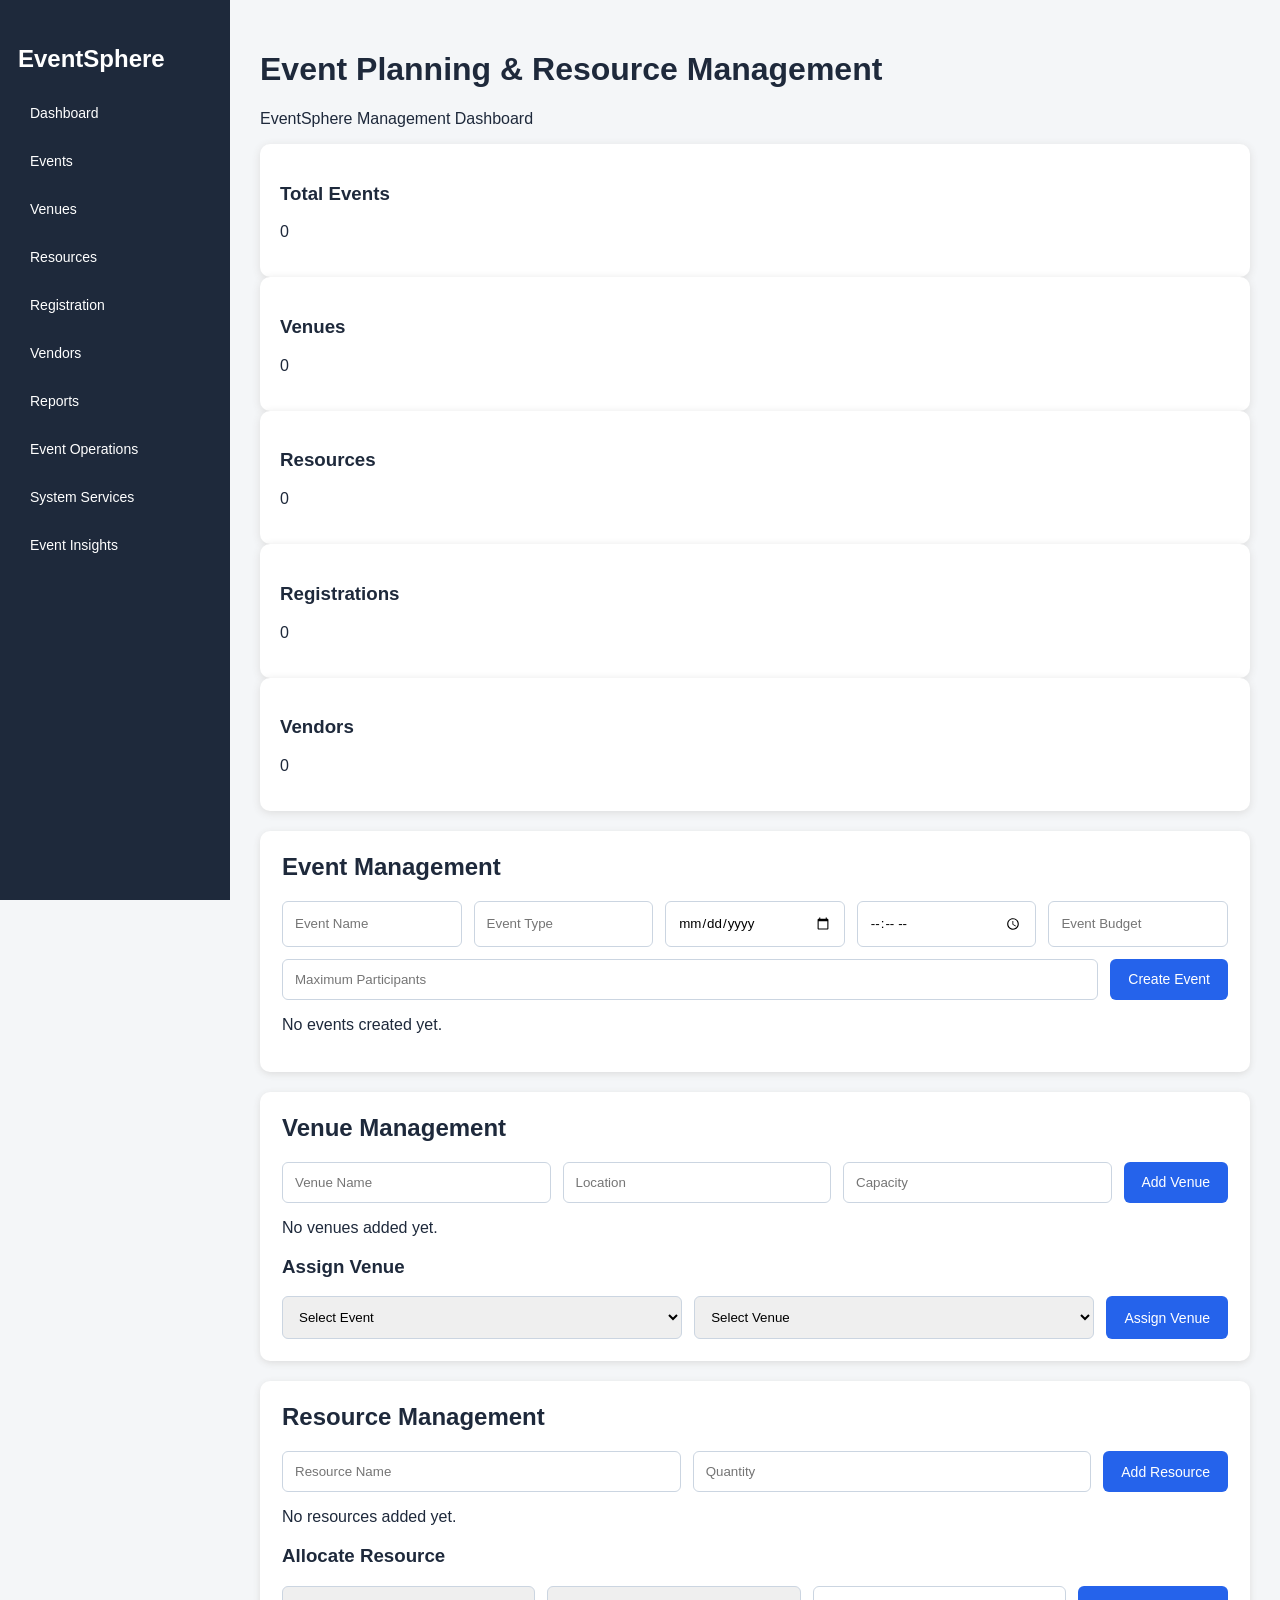
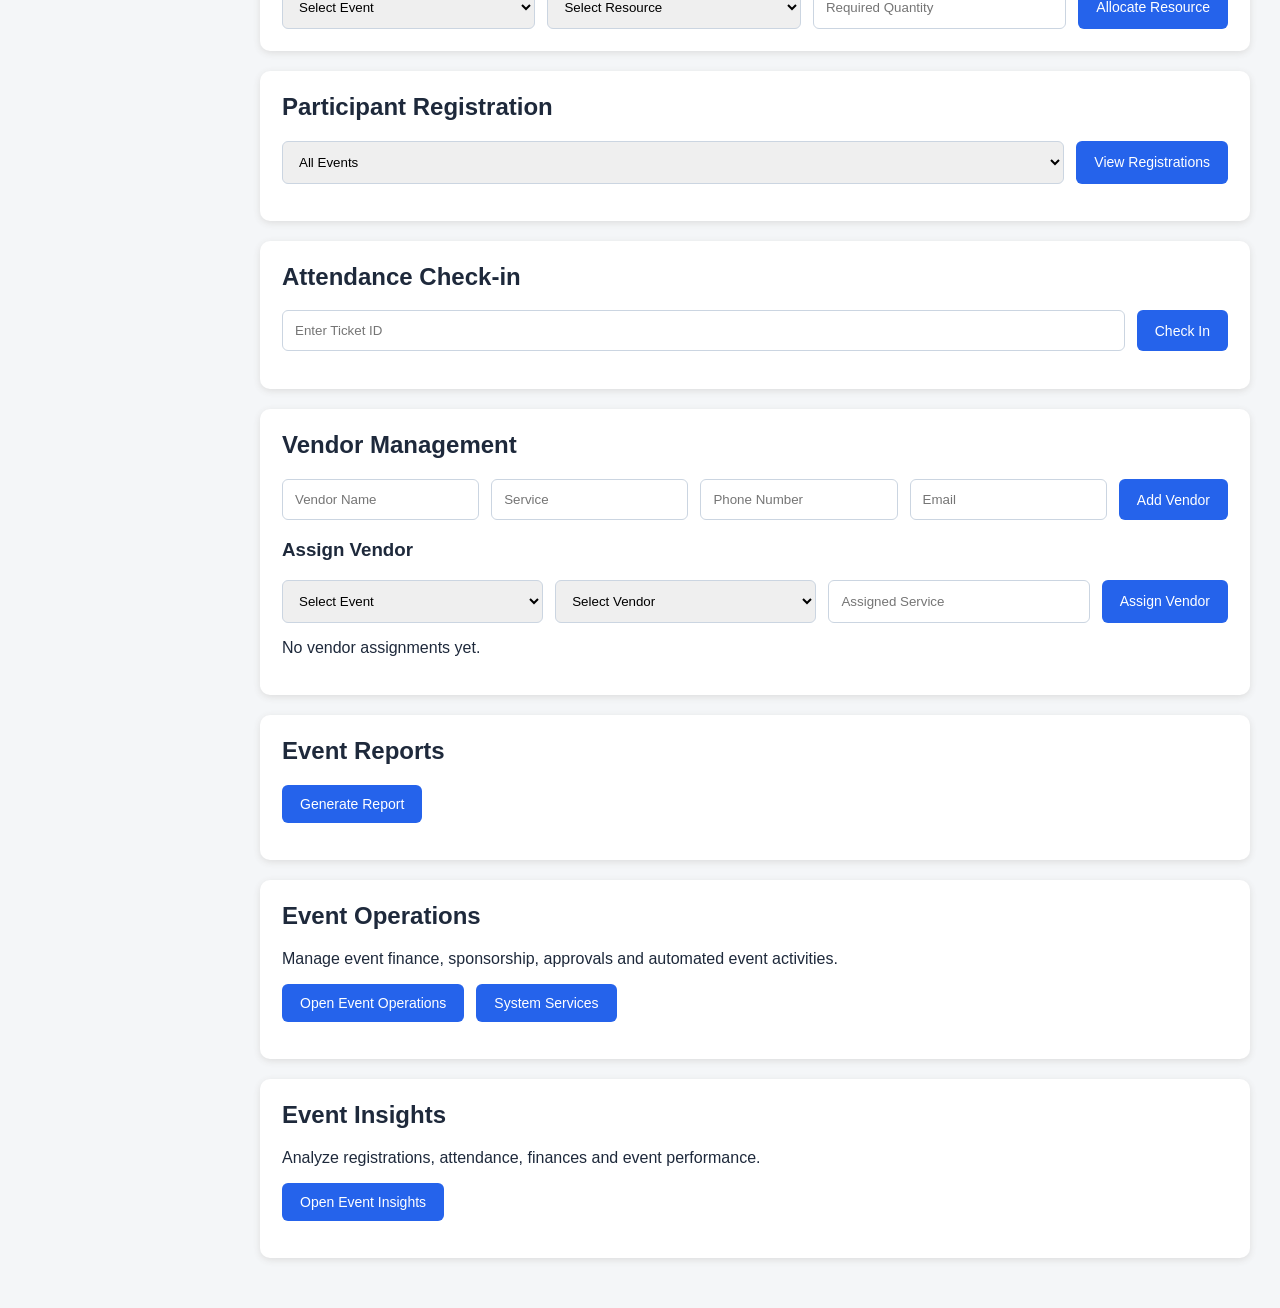
<file: index.html>
<!DOCTYPE html>
<html lang="en">

<head>

    <meta charset="UTF-8">

    <meta
        name="viewport"
        content="width=device-width, initial-scale=1.0"
    >

    <title>EventSphere - Event Management</title>

    <link
        rel="stylesheet"
        href="style.css"
    >

</head>

<body>

    <!-- ================= SIDEBAR ================= -->

    <aside class="sidebar">

        <h2>EventSphere</h2>

        <button onclick="location.href='index.html'">
            Dashboard
        </button>

        <button onclick="location.href='#events'">
            Events
        </button>

        <button onclick="location.href='#venues'">
            Venues
        </button>

        <button onclick="location.href='#resources'">
            Resources
        </button>

        <button onclick="location.href='registration.html'">
            Registration
        </button>

        <button onclick="location.href='#vendors'">
            Vendors
        </button>

        <button onclick="location.href='#reports'">
            Reports
        </button>

        <button onclick="location.href='milestone3.html'">
            Event Operations
        </button>

        <button onclick="location.href='api.html'">
            System Services
        </button>

        <button onclick="location.href='analytics.html'">
            Event Insights
        </button>

    </aside>


    <!-- ================= MAIN CONTENT ================= -->

    <main class="main">

        <!-- HEADER -->

        <header>

            <h1>
                Event Planning & Resource Management
            </h1>

            <p>
                EventSphere Management Dashboard
            </p>

        </header>


        <!-- ================= DASHBOARD CARDS ================= -->

        <section class="dashboard-grid">

            <div class="card">

                <h3>
                    Total Events
                </h3>

                <p id="eventCount">
                    0
                </p>

            </div>


            <div class="card">

                <h3>
                    Venues
                </h3>

                <p id="venueCount">
                    0
                </p>

            </div>


            <div class="card">

                <h3>
                    Resources
                </h3>

                <p id="resourceCount">
                    0
                </p>

            </div>


            <div class="card">

                <h3>
                    Registrations
                </h3>

                <p id="registrationCount">
                    0
                </p>

            </div>


            <div class="card">

                <h3>
                    Vendors
                </h3>

                <p id="vendorCount">
                    0
                </p>

            </div>

        </section>


        <!-- ================= EVENT MANAGEMENT ================= -->

        <div
            class="section"
            id="events"
        >

            <h2>
                Event Management
            </h2>

            <form id="eventForm">

                <input
                    type="text"
                    id="eventName"
                    placeholder="Event Name"
                    required
                >

                <input
                    type="text"
                    id="eventType"
                    placeholder="Event Type"
                    required
                >

                <input
                    type="date"
                    id="eventDate"
                    required
                >

                <input
                    type="time"
                    id="eventTime"
                    required
                >

                <input
                    type="number"
                    id="eventBudget"
                    placeholder="Event Budget"
                    min="0"
                    required
                >

                <input
                    type="number"
                    id="eventParticipants"
                    placeholder="Maximum Participants"
                    min="1"
                    required
                >

                <button type="submit">
                    Create Event
                </button>

            </form>


            <div id="eventList"></div>

        </div>


        <!-- ================= VENUE MANAGEMENT ================= -->

        <div
            class="section"
            id="venues"
        >

            <h2>
                Venue Management
            </h2>

            <form id="venueForm">

                <input
                    type="text"
                    id="venueName"
                    placeholder="Venue Name"
                    required
                >

                <input
                    type="text"
                    id="venueLocation"
                    placeholder="Location"
                    required
                >

                <input
                    type="number"
                    id="venueCapacity"
                    placeholder="Capacity"
                    min="1"
                    required
                >

                <button type="submit">
                    Add Venue
                </button>

            </form>


            <div id="venueList"></div>


            <h3>
                Assign Venue
            </h3>

            <form id="venueAssignmentForm">

                <select id="eventSelect">
                    <option value="">
                        Select Event
                    </option>
                </select>

                <select id="venueSelect">
                    <option value="">
                        Select Venue
                    </option>
                </select>

                <button type="submit">
                    Assign Venue
                </button>

            </form>

        </div>


        <!-- ================= RESOURCE MANAGEMENT ================= -->

        <div
            class="section"
            id="resources"
        >

            <h2>
                Resource Management
            </h2>

            <form id="resourceForm">

                <input
                    type="text"
                    id="resourceName"
                    placeholder="Resource Name"
                    required
                >

                <input
                    type="number"
                    id="resourceQuantity"
                    placeholder="Quantity"
                    min="1"
                    required
                >

                <button type="submit">
                    Add Resource
                </button>

            </form>


            <div id="resourceList"></div>


            <h3>
                Allocate Resource
            </h3>

            <form id="resourceAllocationForm">

                <select id="resourceEvent">

                    <option value="">
                        Select Event
                    </option>

                </select>


                <select id="resourceSelect">

                    <option value="">
                        Select Resource
                    </option>

                </select>


                <input
                    type="number"
                    id="requiredQuantity"
                    placeholder="Required Quantity"
                    min="1"
                    required
                >


                <button type="submit">
                    Allocate Resource
                </button>

            </form>

        </div>


        <!-- ================= REGISTRATION ================= -->

        <div
            class="section"
            id="registration"
        >

            <h2>
                Participant Registration
            </h2>

            <div class="filter-row">

                <select id="registrationEventFilter">

                    <option value="">
                        Select Event
                    </option>

                </select>

                <button onclick="showRegistrations()">
                    View Registrations
                </button>

            </div>


            <div id="registrationList"></div>

        </div>


        <!-- ================= ATTENDANCE ================= -->

        <div class="section">

            <h2>
                Attendance Check-in
            </h2>

            <form id="attendanceForm">

                <input
                    type="text"
                    id="attendanceTicket"
                    placeholder="Enter Ticket ID"
                    required
                >

                <button type="submit">
                    Check In
                </button>

            </form>

            <p id="attendanceMessage"></p>

        </div>


        <!-- ================= VENDOR MANAGEMENT ================= -->

        <div
            class="section"
            id="vendors"
        >

            <h2>
                Vendor Management
            </h2>

            <form id="vendorForm">

                <input
                    type="text"
                    id="vendorName"
                    placeholder="Vendor Name"
                    required
                >

                <input
                    type="text"
                    id="vendorService"
                    placeholder="Service"
                    required
                >

                <input
                    type="text"
                    id="vendorPhone"
                    placeholder="Phone Number"
                    required
                >

                <input
                    type="email"
                    id="vendorEmail"
                    placeholder="Email"
                    required
                >

                <button type="submit">
                    Add Vendor
                </button>

            </form>


            <h3>
                Assign Vendor
            </h3>

            <form id="vendorAssignmentForm">

                <select id="vendorEvent">

                    <option value="">
                        Select Event
                    </option>

                </select>


                <select id="vendorSelect">

                    <option value="">
                        Select Vendor
                    </option>

                </select>


                <input
                    type="text"
                    id="vendorAssignmentService"
                    placeholder="Assigned Service"
                    required
                >


                <button type="submit">
                    Assign Vendor
                </button>

            </form>


            <div id="assignmentList"></div>

        </div>


        <!-- ================= REPORTS ================= -->

        <div
            class="section"
            id="reports"
        >

            <h2>
                Event Reports
            </h2>

            <button onclick="report()">
                Generate Report
            </button>

            <div id="report"></div>

        </div>


        <!-- ================= EVENT OPERATIONS ================= -->

        <div
            class="section"
            id="eventOperations"
        >

            <h2>
                Event Operations
            </h2>

            <p>
                Manage event finance, sponsorship,
                approvals and automated event activities.
            </p>

            <div class="filter-row">

                <button
                    onclick="location.href='milestone3.html'"
                >
                    Open Event Operations
                </button>

                <button
                    onclick="location.href='api.html'"
                >
                    System Services
                </button>

            </div>

        </div>


        <!-- ================= EVENT INSIGHTS ================= -->

        <div
            class="section"
            id="eventInsights"
        >

            <h2>
                Event Insights
            </h2>

            <p>
                Analyze registrations, attendance,
                finances and event performance.
            </p>

            <div class="filter-row">

                <button
                    onclick="location.href='analytics.html'"
                >
                    Open Event Insights
                </button>

            </div>

        </div>


        <!-- ================= MESSAGE ================= -->

        <div id="message"></div>

    </main>


    <!-- ================= JAVASCRIPT ================= -->

    <script src="script.js"></script>

</body>

</html>
</file>
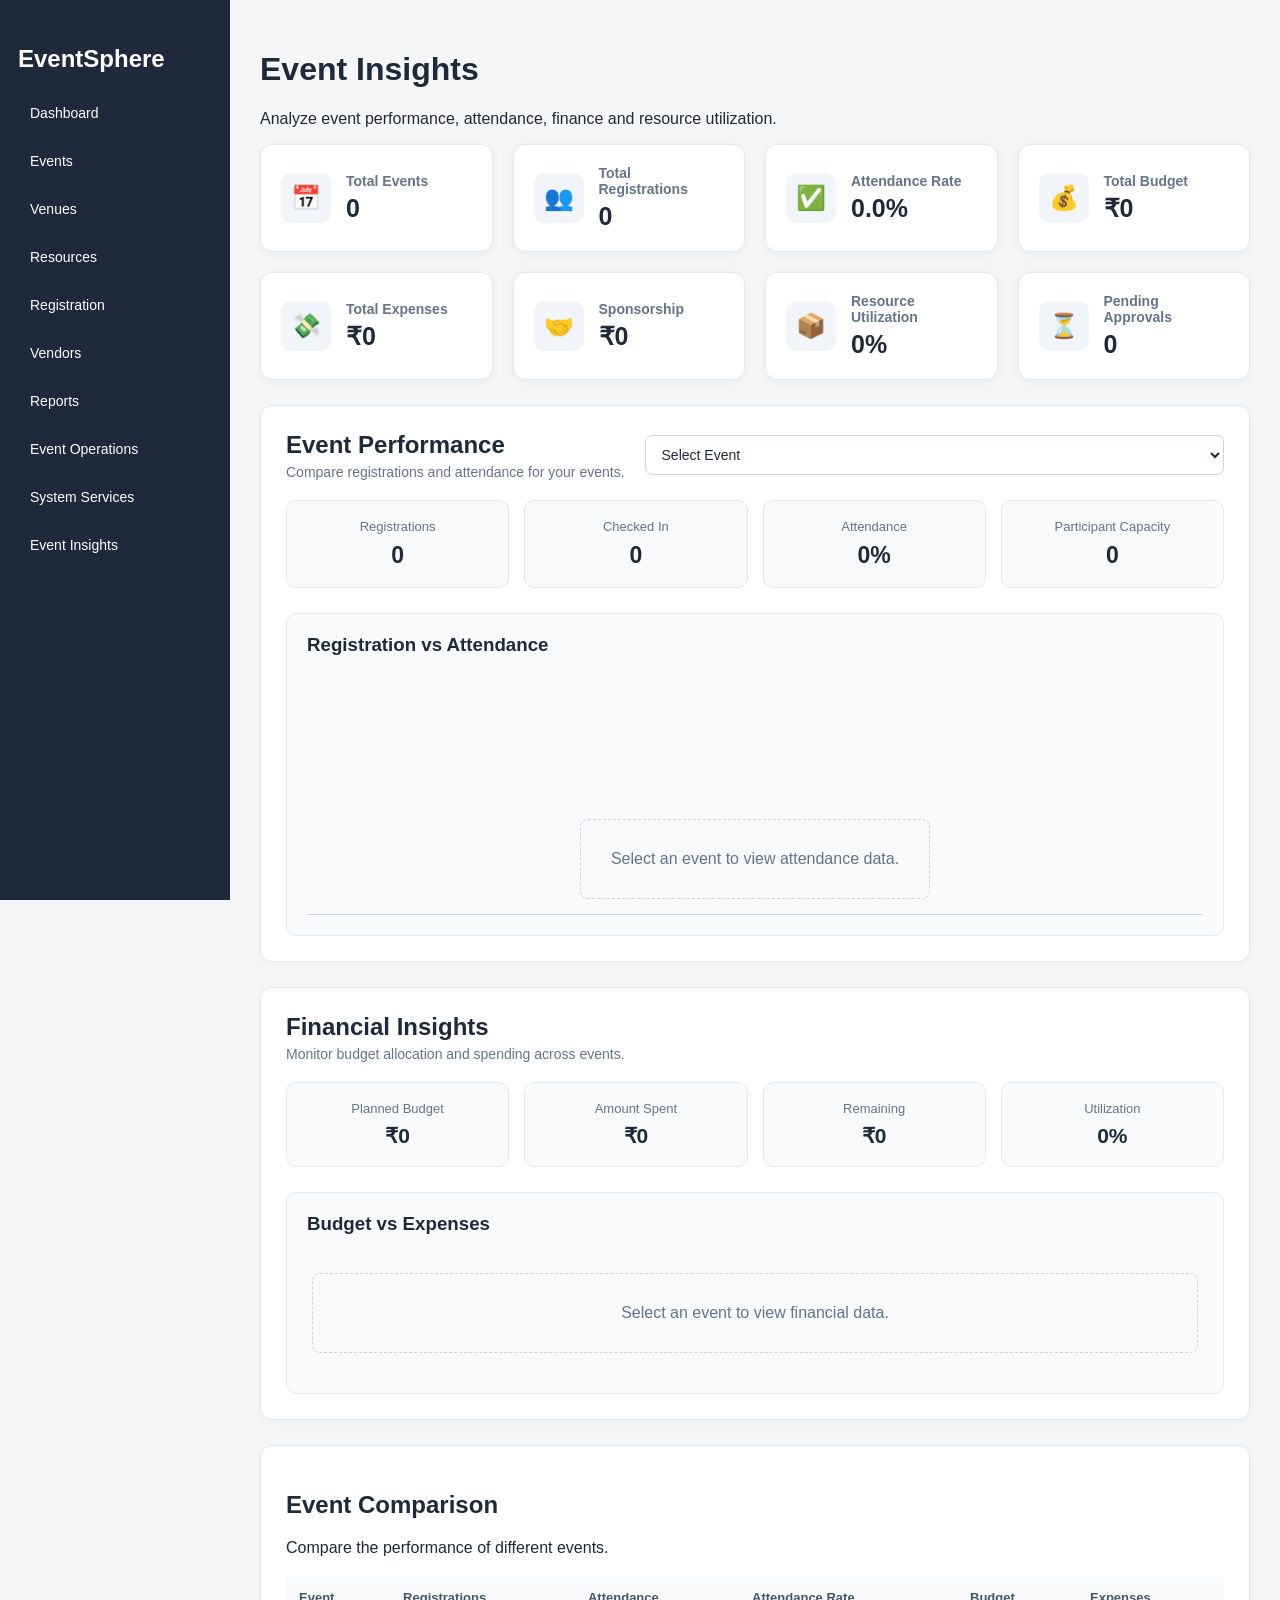
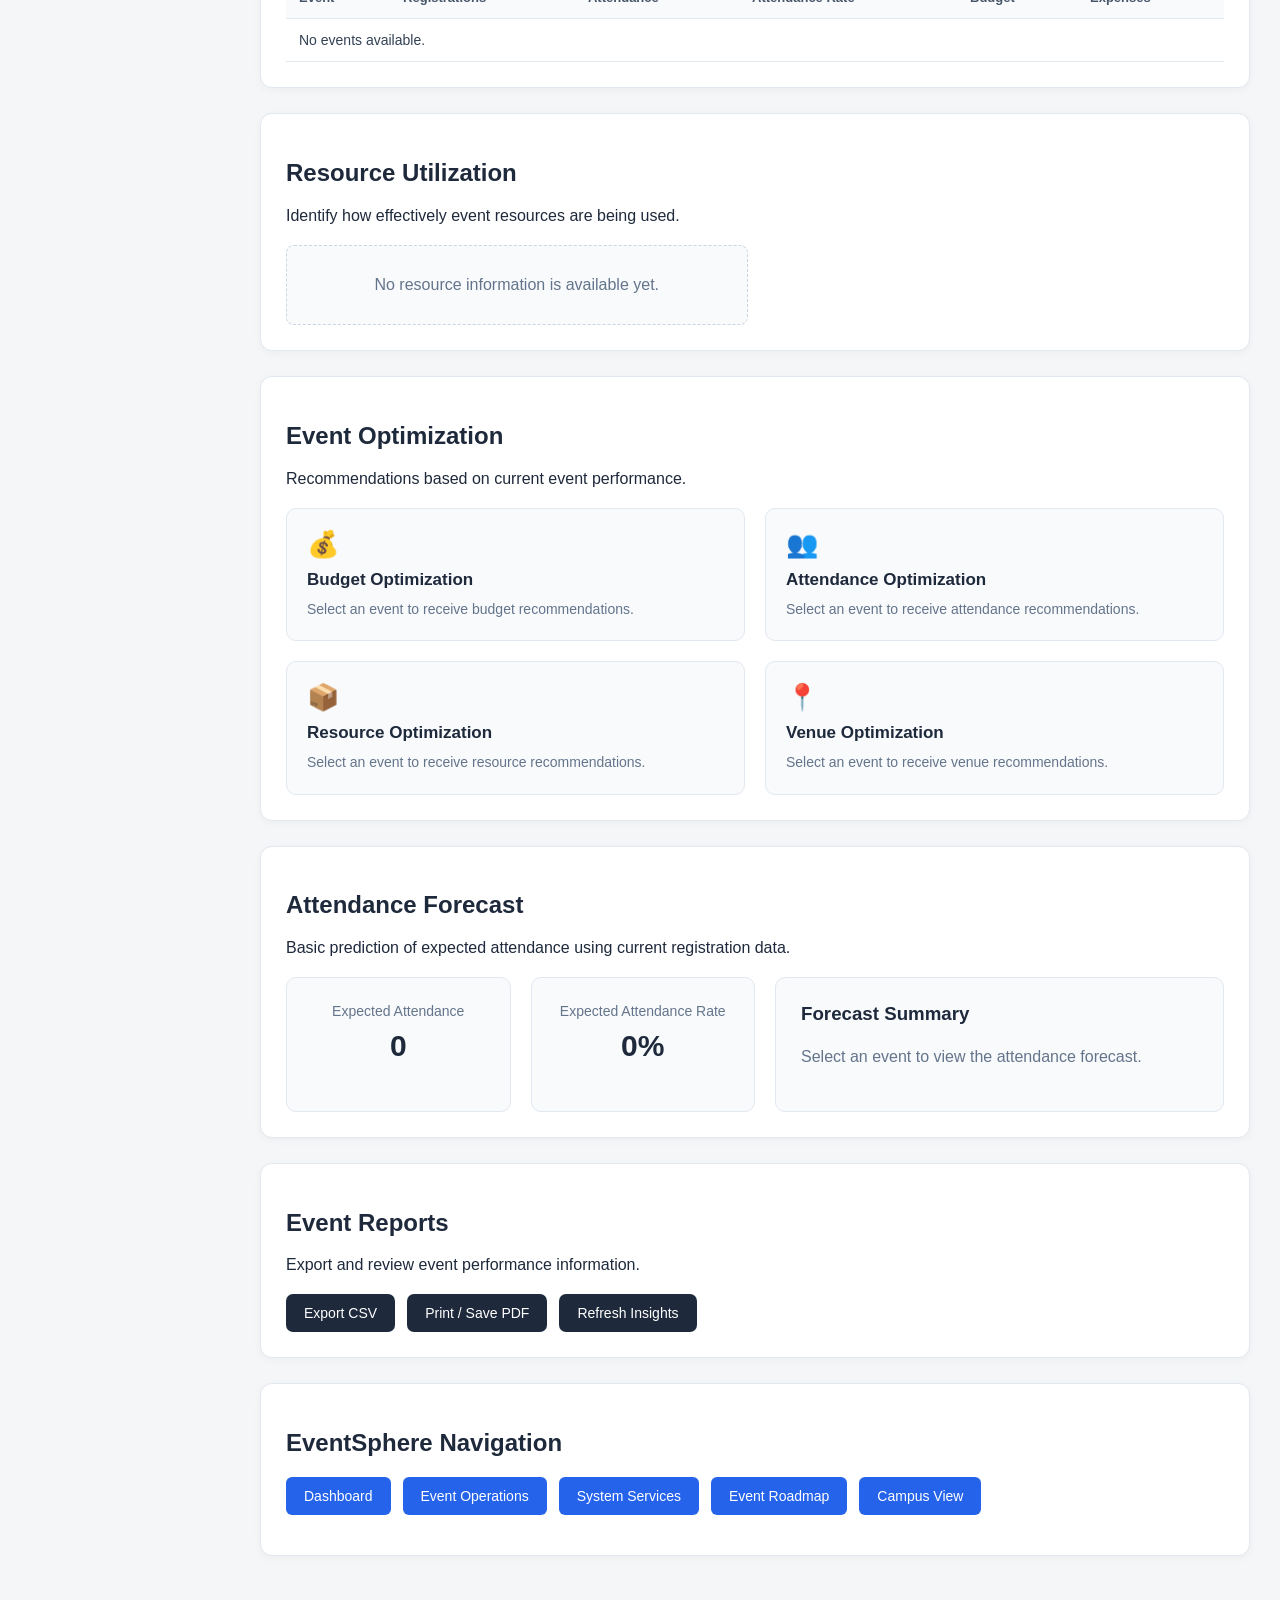
<file: analytics.html>
<!DOCTYPE html>
<html lang="en">

<head>

    <meta charset="UTF-8">

    <meta
        name="viewport"
        content="width=device-width, initial-scale=1.0"
    >

    <title>EventSphere - Event Insights</title>

    <link
        rel="stylesheet"
        href="style.css"
    >

    <link
        rel="stylesheet"
        href="analytics.css"
    >

</head>

<body>

    <!-- ================= SIDEBAR ================= -->

    <aside class="sidebar">

        <h2>
            EventSphere
        </h2>


        <button onclick="location.href='index.html'">
            Dashboard
        </button>


        <button onclick="location.href='index.html#events'">
            Events
        </button>


        <button onclick="location.href='index.html#venues'">
            Venues
        </button>


        <button onclick="location.href='index.html#resources'">
            Resources
        </button>


        <button onclick="location.href='registration.html'">
            Registration
        </button>


        <button onclick="location.href='index.html#vendors'">
            Vendors
        </button>


        <button onclick="location.href='index.html#reports'">
            Reports
        </button>


        <button onclick="location.href='milestone3.html'">
            Event Operations
        </button>


        <button onclick="location.href='api.html'">
            System Services
        </button>


        <button onclick="location.href='analytics.html'">
            Event Insights
        </button>

    </aside>


    <!-- ================= MAIN CONTENT ================= -->

    <main class="main">

        <!-- ================= HEADER ================= -->

        <header>

            <h1>
                Event Insights
            </h1>

            <p>
                Analyze event performance, attendance,
                finance and resource utilization.
            </p>

        </header>


        <!-- ================= KPI CARDS ================= -->

        <section class="analytics-grid">


            <div class="analytics-card">

                <div class="analytics-icon">
                    📅
                </div>

                <div>

                    <h3>
                        Total Events
                    </h3>

                    <p id="totalEvents">
                        0
                    </p>

                </div>

            </div>


            <div class="analytics-card">

                <div class="analytics-icon">
                    👥
                </div>

                <div>

                    <h3>
                        Total Registrations
                    </h3>

                    <p id="totalRegistrations">
                        0
                    </p>

                </div>

            </div>


            <div class="analytics-card">

                <div class="analytics-icon">
                    ✅
                </div>

                <div>

                    <h3>
                        Attendance Rate
                    </h3>

                    <p id="attendanceRate">
                        0%
                    </p>

                </div>

            </div>


            <div class="analytics-card">

                <div class="analytics-icon">
                    💰
                </div>

                <div>

                    <h3>
                        Total Budget
                    </h3>

                    <p id="totalBudget">
                        ₹0
                    </p>

                </div>

            </div>


            <div class="analytics-card">

                <div class="analytics-icon">
                    💸
                </div>

                <div>

                    <h3>
                        Total Expenses
                    </h3>

                    <p id="totalExpenses">
                        ₹0
                    </p>

                </div>

            </div>


            <div class="analytics-card">

                <div class="analytics-icon">
                    🤝
                </div>

                <div>

                    <h3>
                        Sponsorship
                    </h3>

                    <p id="totalSponsorship">
                        ₹0
                    </p>

                </div>

            </div>


            <div class="analytics-card">

                <div class="analytics-icon">
                    📦
                </div>

                <div>

                    <h3>
                        Resource Utilization
                    </h3>

                    <p id="resourceUtilization">
                        0%
                    </p>

                </div>

            </div>


            <div class="analytics-card">

                <div class="analytics-icon">
                    ⏳
                </div>

                <div>

                    <h3>
                        Pending Approvals
                    </h3>

                    <p id="pendingApprovals">
                        0
                    </p>

                </div>

            </div>


        </section>


        <!-- ================= EVENT PERFORMANCE ================= -->

        <section class="analytics-section">

            <div class="section-header">

                <div>

                    <h2>
                        Event Performance
                    </h2>

                    <p>
                        Compare registrations and attendance
                        for your events.
                    </p>

                </div>


                <select id="eventSelector">

                    <option value="">
                        Select Event
                    </option>

                </select>

            </div>


            <div class="performance-summary">

                <div class="performance-box">

                    <span>
                        Registrations
                    </span>

                    <strong id="selectedRegistrations">
                        0
                    </strong>

                </div>


                <div class="performance-box">

                    <span>
                        Checked In
                    </span>

                    <strong id="selectedAttendance">
                        0
                    </strong>

                </div>


                <div class="performance-box">

                    <span>
                        Attendance
                    </span>

                    <strong id="selectedAttendanceRate">
                        0%
                    </strong>

                </div>


                <div class="performance-box">

                    <span>
                        Participant Capacity
                    </span>

                    <strong id="selectedCapacity">
                        0
                    </strong>

                </div>

            </div>


            <div class="chart-container">

                <h3>
                    Registration vs Attendance
                </h3>

                <div
                    id="attendanceChart"
                    class="bar-chart"
                ></div>

            </div>

        </section>


        <!-- ================= FINANCIAL INSIGHTS ================= -->

        <section class="analytics-section">

            <div class="section-header">

                <div>

                    <h2>
                        Financial Insights
                    </h2>

                    <p>
                        Monitor budget allocation and
                        spending across events.
                    </p>

                </div>

            </div>


            <div class="finance-summary">

                <div class="finance-box">

                    <span>
                        Planned Budget
                    </span>

                    <strong id="financeBudget">
                        ₹0
                    </strong>

                </div>


                <div class="finance-box">

                    <span>
                        Amount Spent
                    </span>

                    <strong id="financeExpenses">
                        ₹0
                    </strong>

                </div>


                <div class="finance-box">

                    <span>
                        Remaining
                    </span>

                    <strong id="financeRemaining">
                        ₹0
                    </strong>

                </div>


                <div class="finance-box">

                    <span>
                        Utilization
                    </span>

                    <strong id="financeUtilization">
                        0%
                    </strong>

                </div>

            </div>


            <div class="chart-container">

                <h3>
                    Budget vs Expenses
                </h3>

                <div
                    id="budgetChart"
                    class="budget-chart"
                ></div>

            </div>

        </section>


        <!-- ================= EVENT COMPARISON ================= -->

        <section class="analytics-section">

            <h2>
                Event Comparison
            </h2>

            <p>
                Compare the performance of different
                events.
            </p>


            <div class="comparison-table-wrapper">

                <table>

                    <thead>

                        <tr>

                            <th>
                                Event
                            </th>

                            <th>
                                Registrations
                            </th>

                            <th>
                                Attendance
                            </th>

                            <th>
                                Attendance Rate
                            </th>

                            <th>
                                Budget
                            </th>

                            <th>
                                Expenses
                            </th>

                        </tr>

                    </thead>


                    <tbody id="comparisonTable">

                        <tr>

                            <td colspan="6">
                                Loading event data...
                            </td>

                        </tr>

                    </tbody>

                </table>

            </div>

        </section>


        <!-- ================= RESOURCE INSIGHTS ================= -->

        <section class="analytics-section">

            <h2>
                Resource Utilization
            </h2>

            <p>
                Identify how effectively event resources
                are being used.
            </p>


            <div
                id="resourceInsights"
                class="resource-insights"
            ></div>

        </section>


        <!-- ================= OPTIMIZATION ================= -->

        <section class="analytics-section">

            <h2>
                Event Optimization
            </h2>

            <p>
                Recommendations based on current
                event performance.
            </p>


            <div class="optimization-grid">


                <div class="optimization-card">

                    <div class="optimization-icon">
                        💰
                    </div>

                    <h3>
                        Budget Optimization
                    </h3>

                    <p id="budgetRecommendation">
                        Analyzing event spending...
                    </p>

                </div>


                <div class="optimization-card">

                    <div class="optimization-icon">
                        👥
                    </div>

                    <h3>
                        Attendance Optimization
                    </h3>

                    <p id="attendanceRecommendation">
                        Analyzing attendance...
                    </p>

                </div>


                <div class="optimization-card">

                    <div class="optimization-icon">
                        📦
                    </div>

                    <h3>
                        Resource Optimization
                    </h3>

                    <p id="resourceRecommendation">
                        Analyzing resources...
                    </p>

                </div>


                <div class="optimization-card">

                    <div class="optimization-icon">
                        📍
                    </div>

                    <h3>
                        Venue Optimization
                    </h3>

                    <p id="venueRecommendation">
                        Analyzing venue capacity...
                    </p>

                </div>


            </div>

        </section>


        <!-- ================= FORECAST ================= -->

        <section class="analytics-section">

            <h2>
                Attendance Forecast
            </h2>

            <p>
                Basic prediction of expected attendance
                using current registration data.
            </p>


            <div class="forecast-container">

                <div class="forecast-value">

                    <span>
                        Expected Attendance
                    </span>

                    <strong id="forecastAttendance">
                        0
                    </strong>

                </div>


                <div class="forecast-value">

                    <span>
                        Expected Attendance Rate
                    </span>

                    <strong id="forecastRate">
                        0%
                    </strong>

                </div>


                <div class="forecast-message">

                    <h3>
                        Forecast Summary
                    </h3>

                    <p id="forecastMessage">
                        Select an event to view
                        the attendance forecast.
                    </p>

                </div>

            </div>

        </section>


        <!-- ================= REPORTS ================= -->

        <section class="analytics-section">

            <h2>
                Event Reports
            </h2>

            <p>
                Export and review event performance
                information.
            </p>


            <div class="report-actions">

                <button
                    onclick="generateCSV()"
                >
                    Export CSV
                </button>


                <button
                    onclick="generatePDF()"
                >
                    Print / Save PDF
                </button>


                <button
                    onclick="loadAnalytics()"
                >
                    Refresh Insights
                </button>

            </div>

        </section>


        <!-- ================= QUICK NAVIGATION ================= -->

        <section class="analytics-section">

            <h2>
                EventSphere Navigation
            </h2>


            <div class="filter-row">

                <button
                    onclick="location.href='index.html'"
                >
                    Dashboard
                </button>


                <button
                    onclick="location.href='milestone3.html'"
                >
                    Event Operations
                </button>


                <button
                    onclick="location.href='api.html'"
                >
                    System Services
                </button>


                <button
                    onclick="location.href='roadmap.html'"
                >
                    Event Roadmap
                </button>


                <button
                    onclick="location.href='campus.html'"
                >
                    Campus View
                </button>

            </div>

        </section>


        <!-- ================= MESSAGE ================= -->

        <div id="analyticsMessage"></div>

    </main>


    <!-- ================= JAVASCRIPT ================= -->

    <script src="analytics.js"></script>

</body>

</html>
</file>
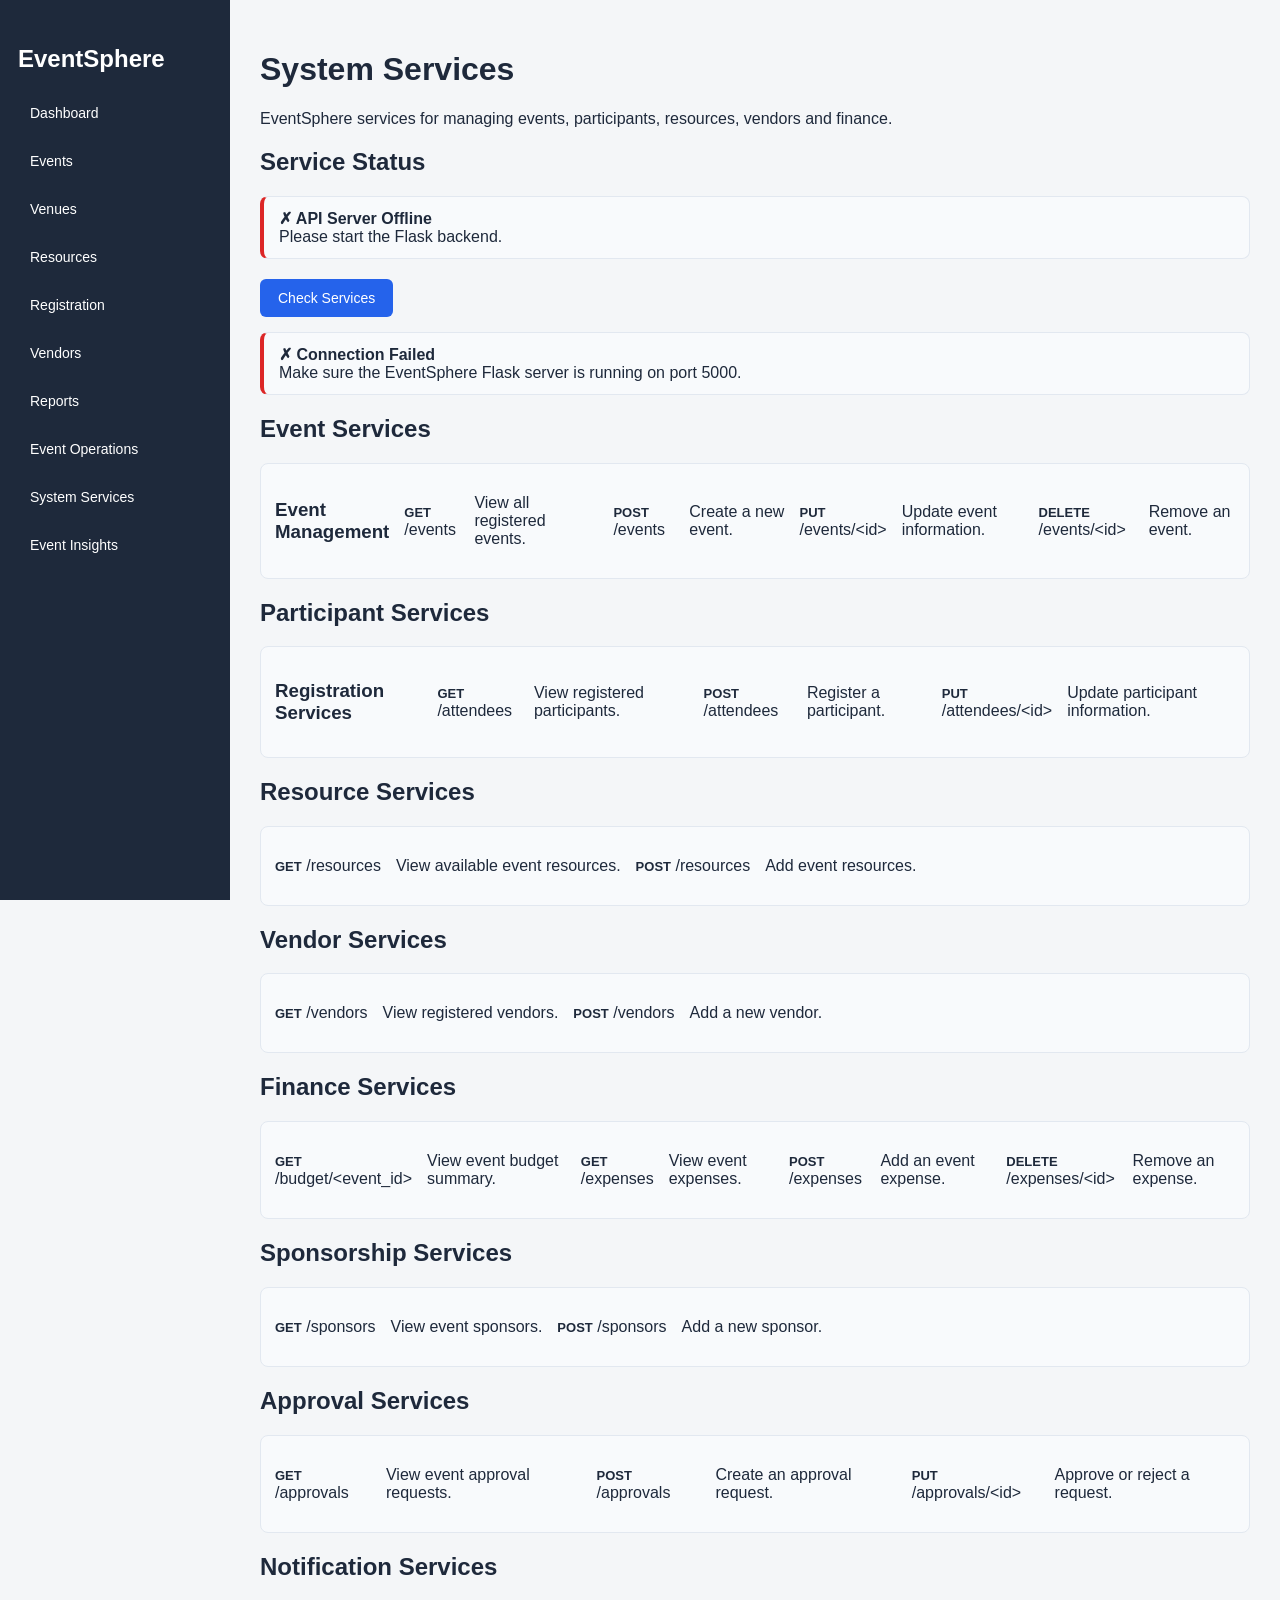
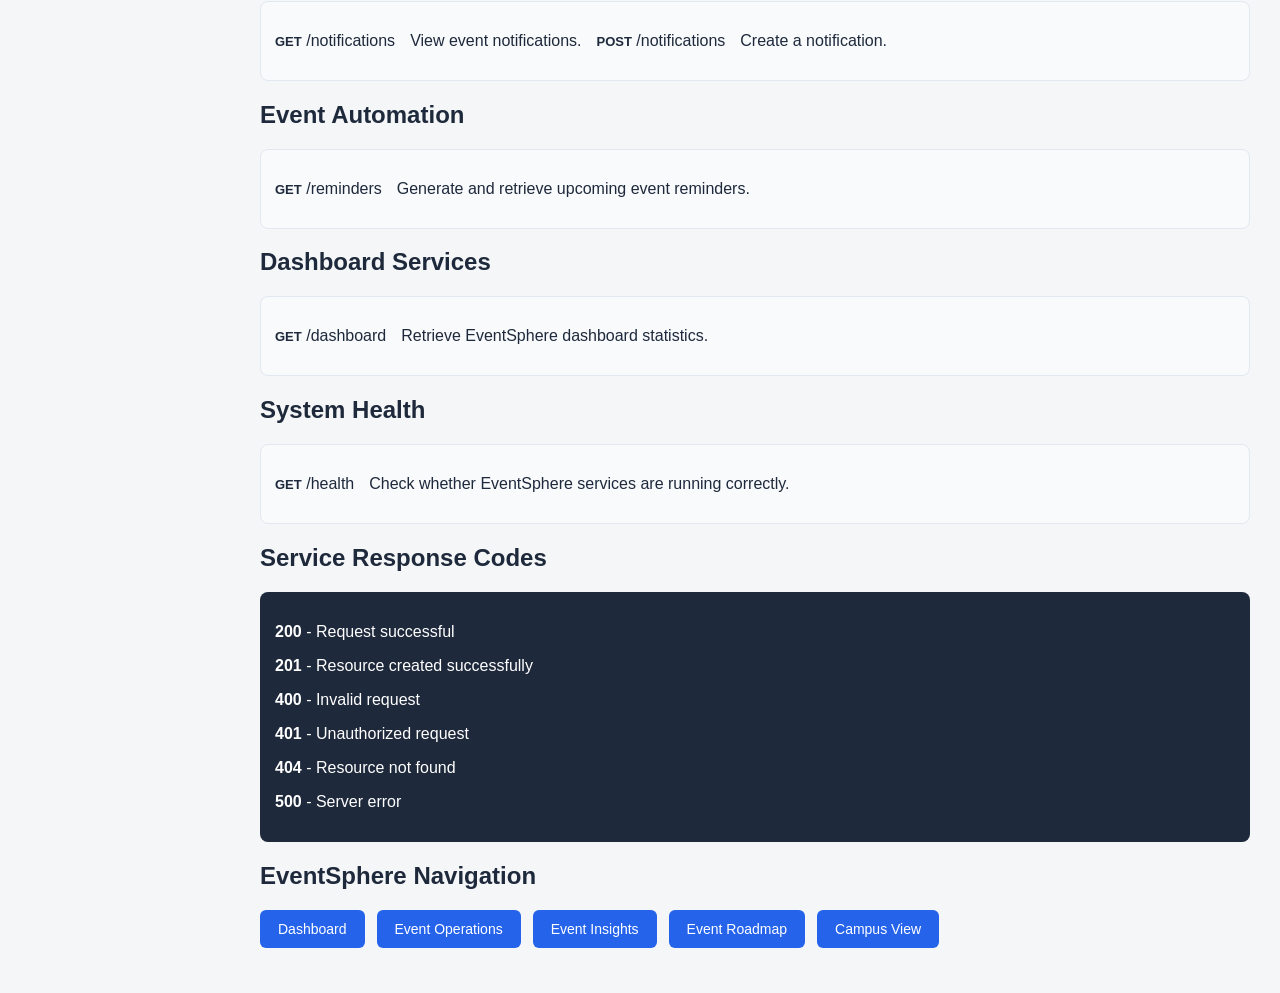
<file: api.html>
<!DOCTYPE html>
<html lang="en">

<head>

    <meta charset="UTF-8">

    <meta
        name="viewport"
        content="width=device-width, initial-scale=1.0"
    >

    <title>EventSphere - System Services</title>

    <link
        rel="stylesheet"
        href="style.css"
    >

    <link
        rel="stylesheet"
        href="milestone3.css"
    >

</head>

<body>

    <!-- ================= SIDEBAR ================= -->

    <aside class="sidebar">

        <h2>
            EventSphere
        </h2>


        <button onclick="location.href='index.html'">
            Dashboard
        </button>


        <button onclick="location.href='index.html#events'">
            Events
        </button>


        <button onclick="location.href='index.html#venues'">
            Venues
        </button>


        <button onclick="location.href='index.html#resources'">
            Resources
        </button>


        <button onclick="location.href='registration.html'">
            Registration
        </button>


        <button onclick="location.href='index.html#vendors'">
            Vendors
        </button>


        <button onclick="location.href='index.html#reports'">
            Reports
        </button>


        <button onclick="location.href='milestone3.html'">
            Event Operations
        </button>


        <button onclick="location.href='api.html'">
            System Services
        </button>


        <button onclick="location.href='analytics.html'">
            Event Insights
        </button>

    </aside>


    <!-- ================= MAIN ================= -->

    <main class="main">

        <header>

            <h1>
                System Services
            </h1>

            <p>
                EventSphere services for managing
                events, participants, resources,
                vendors and finance.
            </p>

        </header>


        <!-- ================= SERVICE STATUS ================= -->

        <section class="m3-section">

            <h2>
                Service Status
            </h2>


            <div
                id="apiStatus"
                class="api-status"
            >
                Checking services...
            </div>


            <button onclick="checkAPI()">
                Check Services
            </button>


            <div
                id="apiResult"
                class="api-code"
            ></div>

        </section>


        <!-- ================= EVENT SERVICES ================= -->

        <section class="m3-section">

            <h2>
                Event Services
            </h2>


            <div class="api-endpoint">

                <h3>
                    Event Management
                </h3>

                <p>
                    <strong>GET</strong>
                    /events
                </p>

                <p>
                    View all registered events.
                </p>

                <p>
                    <strong>POST</strong>
                    /events
                </p>

                <p>
                    Create a new event.
                </p>

                <p>
                    <strong>PUT</strong>
                    /events/&lt;id&gt;
                </p>

                <p>
                    Update event information.
                </p>

                <p>
                    <strong>DELETE</strong>
                    /events/&lt;id&gt;
                </p>

                <p>
                    Remove an event.
                </p>

            </div>

        </section>


        <!-- ================= PARTICIPANT SERVICES ================= -->

        <section class="m3-section">

            <h2>
                Participant Services
            </h2>


            <div class="api-endpoint">

                <h3>
                    Registration Services
                </h3>

                <p>
                    <strong>GET</strong>
                    /attendees
                </p>

                <p>
                    View registered participants.
                </p>

                <p>
                    <strong>POST</strong>
                    /attendees
                </p>

                <p>
                    Register a participant.
                </p>

                <p>
                    <strong>PUT</strong>
                    /attendees/&lt;id&gt;
                </p>

                <p>
                    Update participant information.
                </p>

            </div>

        </section>


        <!-- ================= RESOURCE SERVICES ================= -->

        <section class="m3-section">

            <h2>
                Resource Services
            </h2>


            <div class="api-endpoint">

                <p>
                    <strong>GET</strong>
                    /resources
                </p>

                <p>
                    View available event resources.
                </p>


                <p>
                    <strong>POST</strong>
                    /resources
                </p>

                <p>
                    Add event resources.
                </p>

            </div>

        </section>


        <!-- ================= VENDOR SERVICES ================= -->

        <section class="m3-section">

            <h2>
                Vendor Services
            </h2>


            <div class="api-endpoint">

                <p>
                    <strong>GET</strong>
                    /vendors
                </p>

                <p>
                    View registered vendors.
                </p>


                <p>
                    <strong>POST</strong>
                    /vendors
                </p>

                <p>
                    Add a new vendor.
                </p>

            </div>

        </section>


        <!-- ================= FINANCE SERVICES ================= -->

        <section class="m3-section">

            <h2>
                Finance Services
            </h2>


            <div class="api-endpoint">

                <p>
                    <strong>GET</strong>
                    /budget/&lt;event_id&gt;
                </p>

                <p>
                    View event budget summary.
                </p>


                <p>
                    <strong>GET</strong>
                    /expenses
                </p>

                <p>
                    View event expenses.
                </p>


                <p>
                    <strong>POST</strong>
                    /expenses
                </p>

                <p>
                    Add an event expense.
                </p>


                <p>
                    <strong>DELETE</strong>
                    /expenses/&lt;id&gt;
                </p>

                <p>
                    Remove an expense.
                </p>

            </div>

        </section>


        <!-- ================= SPONSORSHIP ================= -->

        <section class="m3-section">

            <h2>
                Sponsorship Services
            </h2>


            <div class="api-endpoint">

                <p>
                    <strong>GET</strong>
                    /sponsors
                </p>

                <p>
                    View event sponsors.
                </p>


                <p>
                    <strong>POST</strong>
                    /sponsors
                </p>

                <p>
                    Add a new sponsor.
                </p>

            </div>

        </section>


        <!-- ================= APPROVAL SERVICES ================= -->

        <section class="m3-section">

            <h2>
                Approval Services
            </h2>


            <div class="api-endpoint">

                <p>
                    <strong>GET</strong>
                    /approvals
                </p>

                <p>
                    View event approval requests.
                </p>


                <p>
                    <strong>POST</strong>
                    /approvals
                </p>

                <p>
                    Create an approval request.
                </p>


                <p>
                    <strong>PUT</strong>
                    /approvals/&lt;id&gt;
                </p>

                <p>
                    Approve or reject a request.
                </p>

            </div>

        </section>


        <!-- ================= NOTIFICATION SERVICES ================= -->

        <section class="m3-section">

            <h2>
                Notification Services
            </h2>


            <div class="api-endpoint">

                <p>
                    <strong>GET</strong>
                    /notifications
                </p>

                <p>
                    View event notifications.
                </p>


                <p>
                    <strong>POST</strong>
                    /notifications
                </p>

                <p>
                    Create a notification.
                </p>

            </div>

        </section>


        <!-- ================= AUTOMATION ================= -->

        <section class="m3-section">

            <h2>
                Event Automation
            </h2>


            <div class="api-endpoint">

                <p>
                    <strong>GET</strong>
                    /reminders
                </p>

                <p>
                    Generate and retrieve upcoming
                    event reminders.
                </p>

            </div>

        </section>


        <!-- ================= DASHBOARD SERVICES ================= -->

        <section class="m3-section">

            <h2>
                Dashboard Services
            </h2>


            <div class="api-endpoint">

                <p>
                    <strong>GET</strong>
                    /dashboard
                </p>

                <p>
                    Retrieve EventSphere dashboard
                    statistics.
                </p>

            </div>

        </section>


        <!-- ================= SYSTEM HEALTH ================= -->

        <section class="m3-section">

            <h2>
                System Health
            </h2>


            <div class="api-endpoint">

                <p>
                    <strong>GET</strong>
                    /health
                </p>

                <p>
                    Check whether EventSphere services
                    are running correctly.
                </p>

            </div>

        </section>


        <!-- ================= RESPONSE CODES ================= -->

        <section class="m3-section">

            <h2>
                Service Response Codes
            </h2>


            <div class="api-code">

                <p>
                    <strong>200</strong>
                    - Request successful
                </p>

                <p>
                    <strong>201</strong>
                    - Resource created successfully
                </p>

                <p>
                    <strong>400</strong>
                    - Invalid request
                </p>

                <p>
                    <strong>401</strong>
                    - Unauthorized request
                </p>

                <p>
                    <strong>404</strong>
                    - Resource not found
                </p>

                <p>
                    <strong>500</strong>
                    - Server error
                </p>

            </div>

        </section>


        <!-- ================= QUICK LINKS ================= -->

        <section class="m3-section">

            <h2>
                EventSphere Navigation
            </h2>


            <div class="filter-row">

                <button
                    onclick="location.href='index.html'"
                >
                    Dashboard
                </button>


                <button
                    onclick="location.href='milestone3.html'"
                >
                    Event Operations
                </button>


                <button
                    onclick="location.href='analytics.html'"
                >
                    Event Insights
                </button>


                <button
                    onclick="location.href='roadmap.html'"
                >
                    Event Roadmap
                </button>


                <button
                    onclick="location.href='campus.html'"
                >
                    Campus View
                </button>

            </div>

        </section>

    </main>


    <script src="api.js"></script>

</body>

</html>
</file>
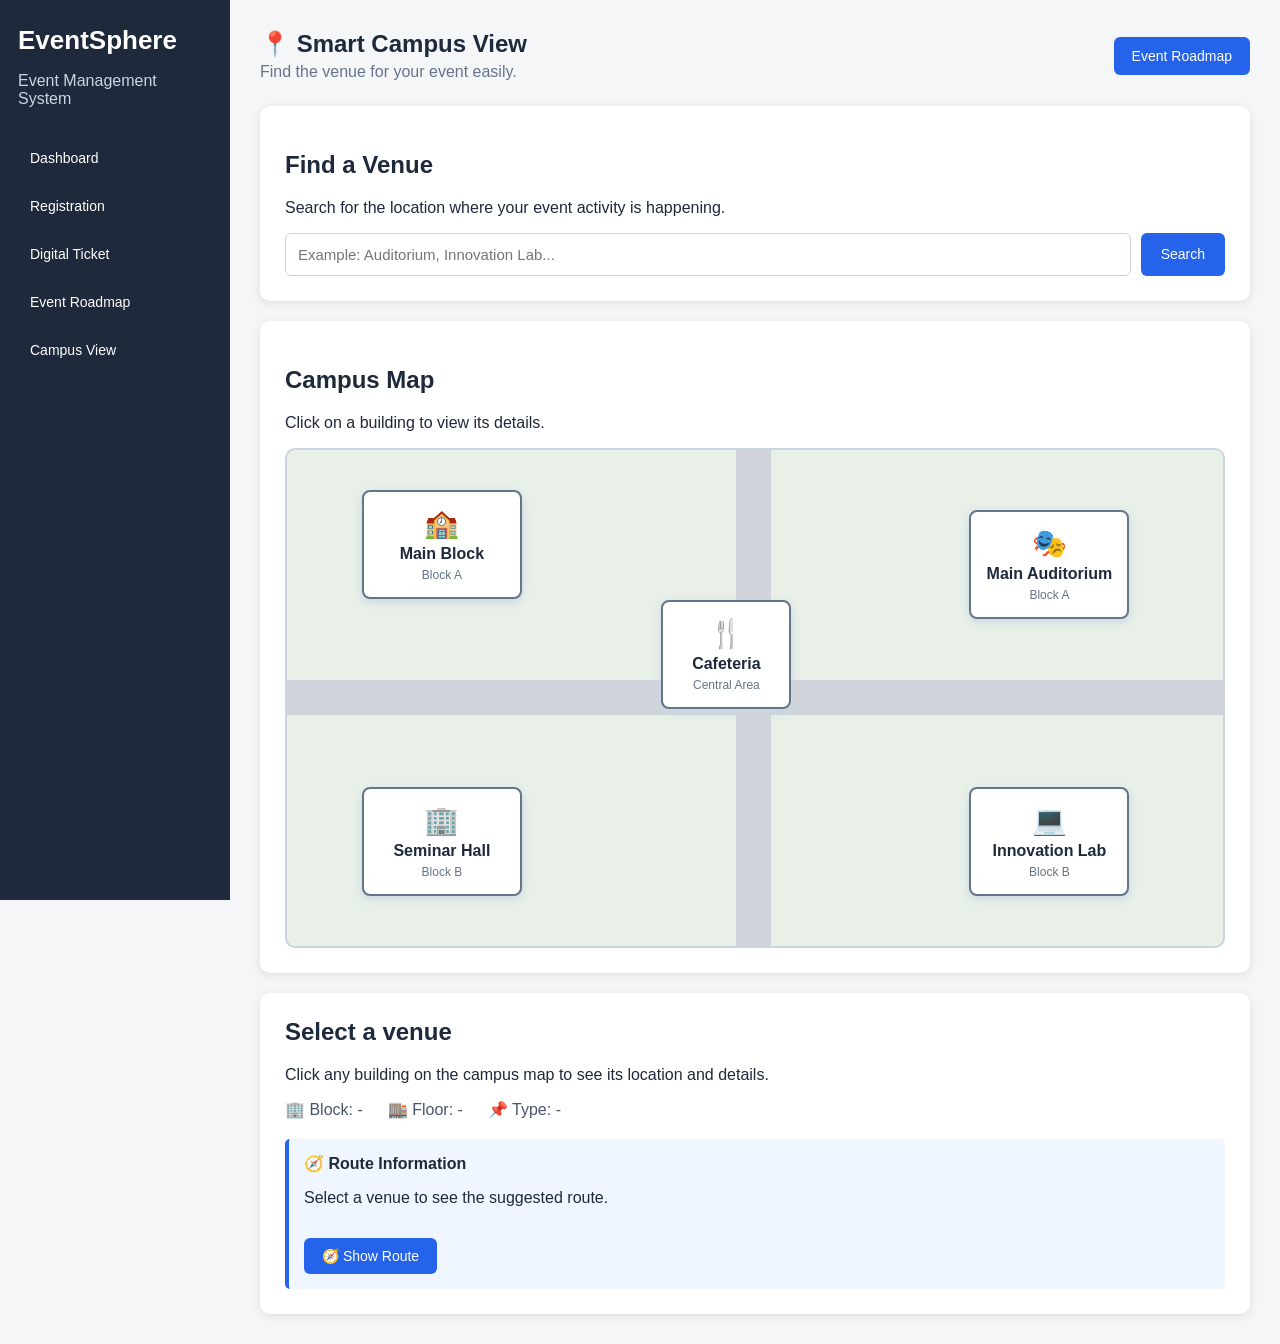
<file: campus.html>
<!DOCTYPE html>
<html lang="en">

<head>

    <meta charset="UTF-8">

    <meta name="viewport"
          content="width=device-width, initial-scale=1.0">

    <title>EventSphere - Campus View</title>

    <link rel="stylesheet" href="style.css">

    <style>

        /* ===============================
           CAMPUS VIEW
           =============================== */

        .campus-page {

            margin-left: 230px;

            padding: 30px;

            background: #f4f6f8;

            min-height: 100vh;

        }


        .campus-header {

            display: flex;

            justify-content: space-between;

            align-items: center;

            margin-bottom: 25px;

        }


        .campus-header h2 {

            margin: 0 0 5px;

        }


        .campus-header p {

            color: #64748b;

            margin: 0;

        }


        /* SEARCH */

        .search-card {

            background: white;

            padding: 25px;

            border-radius: 10px;

            box-shadow: 0 2px 8px #ddd;

            margin-bottom: 20px;

        }


        .search-box {

            display: flex;

            gap: 10px;

            margin-top: 15px;

        }


        .search-box input {

            flex: 1;

            padding: 12px;

            border: 1px solid #cbd5e1;

            border-radius: 6px;

            font-size: 15px;

        }


        .search-box button {

            padding: 12px 20px;

            background: #2563eb;

            color: white;

            border: none;

            border-radius: 6px;

            cursor: pointer;

        }


        .search-box button:hover {

            background: #1d4ed8;

        }


        /* CAMPUS MAP */

        .map-card {

            background: white;

            padding: 25px;

            border-radius: 10px;

            box-shadow: 0 2px 8px #ddd;

            margin-bottom: 20px;

        }


        .campus-map {

            position: relative;

            width: 100%;

            height: 500px;

            background: #e8f0e8;

            border: 2px solid #cbd5e1;

            border-radius: 10px;

            overflow: hidden;

        }


        .campus-road {

            position: absolute;

            background: #d1d5db;

        }


        .road-horizontal {

            width: 100%;

            height: 35px;

            top: 230px;

            left: 0;

        }


        .road-vertical {

            width: 35px;

            height: 100%;

            left: 48%;

            top: 0;

        }


        /* BUILDINGS */

        .building {

            position: absolute;

            background: white;

            border: 2px solid #64748b;

            border-radius: 8px;

            padding: 15px;

            text-align: center;

            box-shadow: 0 3px 8px #cbd5e1;

            cursor: pointer;

            transition: 0.2s;

        }


        .building:hover {

            transform: scale(1.05);

            box-shadow: 0 5px 15px #94a3b8;

        }


        .building.active {

            border: 3px solid #2563eb;

            background: #eff6ff;

            transform: scale(1.05);

        }


        .main-block {

            top: 40px;

            left: 8%;

            width: 160px;

        }


        .auditorium {

            top: 60px;

            right: 10%;

            width: 160px;

        }


        .seminar {

            bottom: 50px;

            left: 8%;

            width: 160px;

        }


        .innovation {

            bottom: 50px;

            right: 10%;

            width: 160px;

        }


        .cafeteria {

            top: 150px;

            left: 40%;

            width: 130px;

        }


        .building-icon {

            font-size: 28px;

        }


        .building-name {

            font-weight: bold;

            margin-top: 5px;

        }


        .building-location {

            color: #64748b;

            font-size: 12px;

            margin-top: 5px;

        }


        /* VENUE INFORMATION */

        .venue-card {

            background: white;

            padding: 25px;

            border-radius: 10px;

            box-shadow: 0 2px 8px #ddd;

        }


        .venue-card h2 {

            margin-top: 0;

        }


        .venue-details {

            display: flex;

            gap: 25px;

            flex-wrap: wrap;

            margin-top: 15px;

            color: #475569;

        }


        .route-box {

            background: #eff6ff;

            border-left: 4px solid #2563eb;

            padding: 15px;

            margin-top: 20px;

            border-radius: 5px;

        }


        .route-button {

            margin-top: 15px;

            padding: 10px 18px;

            background: #2563eb;

            color: white;

            border: none;

            border-radius: 6px;

            cursor: pointer;

        }


        .route-button:hover {

            background: #1d4ed8;

        }


        .no-result {

            text-align: center;

            padding: 25px;

            color: #64748b;

        }


        /* MOBILE */

        @media(max-width:700px) {

            .campus-page {

                margin-left: 0;

                padding: 15px;

            }


            .campus-header {

                flex-direction: column;

                align-items: flex-start;

                gap: 15px;

            }


            .search-box {

                flex-direction: column;

            }


            .campus-map {

                height: 600px;

            }


            .main-block {

                left: 5%;

            }


            .auditorium {

                right: 5%;

            }


            .seminar {

                left: 5%;

            }


            .innovation {

                right: 5%;

            }

        }

    </style>

</head>


<body>


<!-- ===============================
     SIDEBAR
     =============================== -->

<div class="sidebar">

    <h1>EventSphere</h1>

    <p>Event Management System</p>


    <button onclick="location.href='index.html'">
        Dashboard
    </button>


    <button onclick="location.href='registration.html'">
        Registration
    </button>


    <button onclick="location.href='ticket.html'">
        Digital Ticket
    </button>


    <button onclick="location.href='roadmap.html'">
        Event Roadmap
    </button>


    <button onclick="location.href='campus.html'">
        Campus View
    </button>

</div>



<!-- ===============================
     MAIN
     =============================== -->

<div class="campus-page">


    <!-- HEADER -->

    <div class="campus-header">

        <div>

            <h2>📍 Smart Campus View</h2>

            <p>
                Find the venue for your event easily.
            </p>

        </div>


        <button onclick="location.href='roadmap.html'">

            Event Roadmap

        </button>

    </div>



    <!-- SEARCH -->

    <div class="search-card">

        <h2>Find a Venue</h2>

        <p>
            Search for the location where your event
            activity is happening.
        </p>


        <div class="search-box">

            <input
                type="text"
                id="venueSearch"
                placeholder="Example: Auditorium, Innovation Lab..."
                onkeyup="searchVenue()">


            <button onclick="searchVenue()">

                Search

            </button>

        </div>

    </div>



    <!-- CAMPUS MAP -->

    <div class="map-card">

        <h2>Campus Map</h2>

        <p>
            Click on a building to view its details.
        </p>


        <div class="campus-map">


            <!-- ROADS -->

            <div class="campus-road road-horizontal"></div>

            <div class="campus-road road-vertical"></div>



            <!-- MAIN BLOCK -->

            <div class="building main-block"
                 data-name="Main Block"
                 onclick="selectVenue('Main Block')">

                <div class="building-icon">
                    🏫
                </div>

                <div class="building-name">
                    Main Block
                </div>

                <div class="building-location">
                    Block A
                </div>

            </div>



            <!-- AUDITORIUM -->

            <div class="building auditorium"
                 data-name="Main Auditorium"
                 onclick="selectVenue('Main Auditorium')">

                <div class="building-icon">
                    🎭
                </div>

                <div class="building-name">
                    Main Auditorium
                </div>

                <div class="building-location">
                    Block A
                </div>

            </div>



            <!-- SEMINAR HALL -->

            <div class="building seminar"
                 data-name="Seminar Hall"
                 onclick="selectVenue('Seminar Hall')">

                <div class="building-icon">
                    🏢
                </div>

                <div class="building-name">
                    Seminar Hall
                </div>

                <div class="building-location">
                    Block B
                </div>

            </div>



            <!-- INNOVATION LAB -->

            <div class="building innovation"
                 data-name="Innovation Lab"
                 onclick="selectVenue('Innovation Lab')">

                <div class="building-icon">
                    💻
                </div>

                <div class="building-name">
                    Innovation Lab
                </div>

                <div class="building-location">
                    Block B
                </div>

            </div>



            <!-- CAFETERIA -->

            <div class="building cafeteria"
                 data-name="Cafeteria"
                 onclick="selectVenue('Cafeteria')">

                <div class="building-icon">
                    🍴
                </div>

                <div class="building-name">
                    Cafeteria
                </div>

                <div class="building-location">
                    Central Area
                </div>

            </div>


        </div>

    </div>



    <!-- VENUE DETAILS -->

    <div class="venue-card">

        <h2 id="venueTitle">
            Select a venue
        </h2>


        <p id="venueDescription">

            Click any building on the campus map
            to see its location and details.

        </p>


        <div class="venue-details">

            <span id="venueBlock">
                🏢 Block: -
            </span>


            <span id="venueFloor">
                🏬 Floor: -
            </span>


            <span id="venueType">
                📌 Type: -
            </span>

        </div>


        <div class="route-box">

            <strong>
                🧭 Route Information
            </strong>


            <p id="routeText">

                Select a venue to see the suggested route.

            </p>


            <button
                class="route-button"
                onclick="showRoute()">

                🧭 Show Route

            </button>

        </div>

    </div>


</div>



<script src="campus.js"></script>


</body>

</html>
</file>
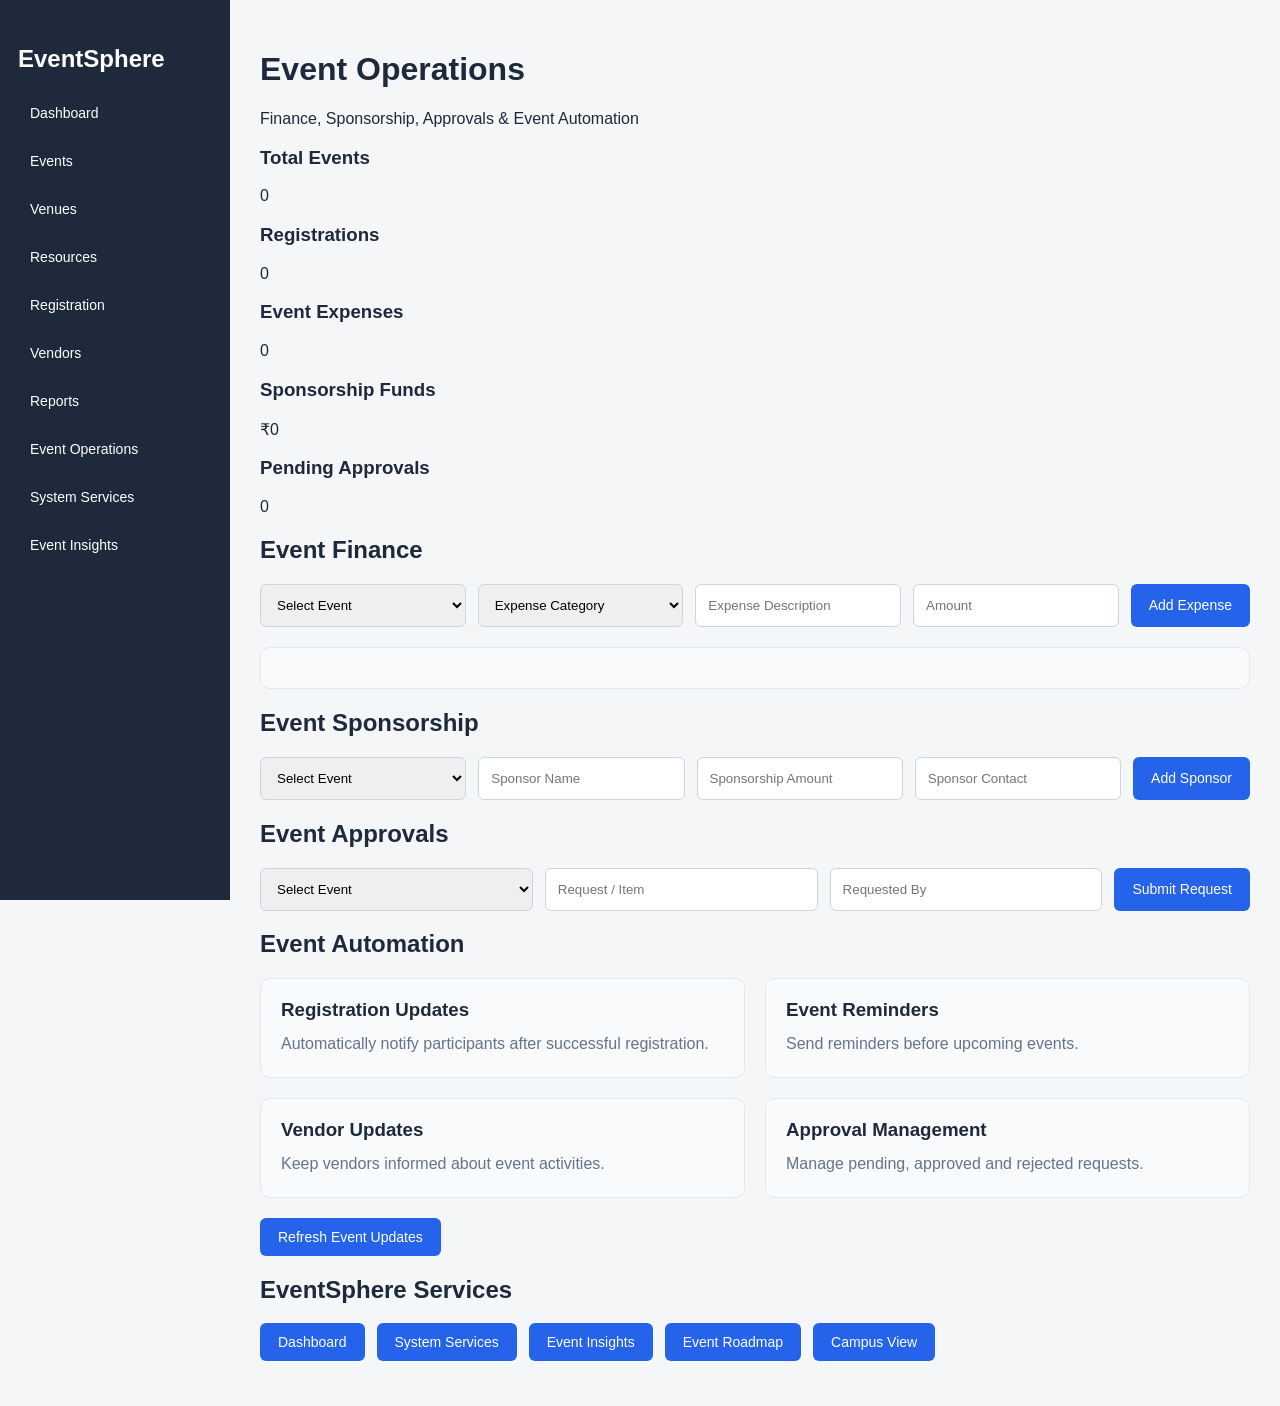
<file: milestone3.html>
<!DOCTYPE html>
<html lang="en">

<head>

    <meta charset="UTF-8">

    <meta
        name="viewport"
        content="width=device-width, initial-scale=1.0"
    >

    <title>EventSphere - Event Operations</title>

    <link
        rel="stylesheet"
        href="style.css"
    >

    <link
        rel="stylesheet"
        href="milestone3.css"
    >

</head>

<body>

    <!-- ================= SIDEBAR ================= -->

    <aside class="sidebar">

        <h2>
            EventSphere
        </h2>


        <button onclick="location.href='index.html'">
            Dashboard
        </button>


        <button onclick="location.href='index.html#events'">
            Events
        </button>


        <button onclick="location.href='index.html#venues'">
            Venues
        </button>


        <button onclick="location.href='index.html#resources'">
            Resources
        </button>


        <button onclick="location.href='registration.html'">
            Registration
        </button>


        <button onclick="location.href='index.html#vendors'">
            Vendors
        </button>


        <button onclick="location.href='index.html#reports'">
            Reports
        </button>


        <button onclick="location.href='milestone3.html'">
            Event Operations
        </button>


        <button onclick="location.href='api.html'">
            System Services
        </button>


        <button onclick="location.href='analytics.html'">
            Event Insights
        </button>

    </aside>


    <!-- ================= MAIN CONTENT ================= -->

    <main class="main">

        <!-- HEADER -->

        <header>

            <h1>
                Event Operations
            </h1>

            <p>
                Finance, Sponsorship, Approvals
                & Event Automation
            </p>

        </header>


        <!-- ================= KPI CARDS ================= -->

        <section class="m3-dashboard-grid">


            <div class="m3-card">

                <h3>
                    Total Events
                </h3>

                <div
                    id="m3EventCount"
                    class="m3-number"
                >
                    0
                </div>

            </div>


            <div class="m3-card">

                <h3>
                    Registrations
                </h3>

                <div
                    id="m3AttendeeCount"
                    class="m3-number"
                >
                    0
                </div>

            </div>


            <div class="m3-card">

                <h3>
                    Event Expenses
                </h3>

                <div
                    id="m3ExpenseCount"
                    class="m3-number"
                >
                    0
                </div>

            </div>


            <div class="m3-card">

                <h3>
                    Sponsorship Funds
                </h3>

                <div
                    id="m3SponsorAmount"
                    class="m3-number"
                >
                    ₹0
                </div>

            </div>


            <div class="m3-card">

                <h3>
                    Pending Approvals
                </h3>

                <div
                    id="m3ApprovalCount"
                    class="m3-number"
                >
                    0
                </div>

            </div>


        </section>


        <!-- ================= EVENT FINANCE ================= -->

        <section class="m3-section">

            <h2>
                Event Finance
            </h2>

            <form id="expenseForm">

                <select id="expenseEvent">

                    <option value="">
                        Select Event
                    </option>

                </select>


                <select id="expenseCategory">

                    <option value="">
                        Expense Category
                    </option>

                    <option value="Venue">
                        Venue
                    </option>

                    <option value="Catering">
                        Catering
                    </option>

                    <option value="Staffing">
                        Staffing
                    </option>

                    <option value="Marketing">
                        Marketing
                    </option>

                    <option value="Logistics">
                        Logistics
                    </option>

                    <option value="Equipment">
                        Equipment
                    </option>

                </select>


                <input
                    type="text"
                    id="expenseDescription"
                    placeholder="Expense Description"
                    required
                >


                <input
                    type="number"
                    id="expenseAmount"
                    placeholder="Amount"
                    min="1"
                    required
                >


                <button type="submit">
                    Add Expense
                </button>

            </form>


            <div id="budgetSummary"></div>

            <div id="expenseList"></div>

        </section>


        <!-- ================= SPONSORSHIP ================= -->

        <section class="m3-section">

            <h2>
                Event Sponsorship
            </h2>


            <form id="sponsorForm">

                <select id="sponsorEvent">

                    <option value="">
                        Select Event
                    </option>

                </select>


                <input
                    type="text"
                    id="sponsorName"
                    placeholder="Sponsor Name"
                    required
                >


                <input
                    type="number"
                    id="sponsorAmount"
                    placeholder="Sponsorship Amount"
                    min="1"
                    required
                >


                <input
                    type="text"
                    id="sponsorContact"
                    placeholder="Sponsor Contact"
                    required
                >


                <button type="submit">
                    Add Sponsor
                </button>

            </form>


            <div id="sponsorList"></div>

        </section>


        <!-- ================= APPROVALS ================= -->

        <section class="m3-section">

            <h2>
                Event Approvals
            </h2>


            <form id="approvalForm">

                <select id="approvalEvent">

                    <option value="">
                        Select Event
                    </option>

                </select>


                <input
                    type="text"
                    id="approvalItem"
                    placeholder="Request / Item"
                    required
                >


                <input
                    type="text"
                    id="approvalRequestedBy"
                    placeholder="Requested By"
                    required
                >


                <button type="submit">
                    Submit Request
                </button>

            </form>


            <div id="approvalList"></div>

        </section>


        <!-- ================= EVENT AUTOMATION ================= -->

        <section class="m3-section">

            <h2>
                Event Automation
            </h2>

            <div class="automation-grid">


                <div class="automation-card">

                    <h3>
                        Registration Updates
                    </h3>

                    <p>
                        Automatically notify participants
                        after successful registration.
                    </p>

                </div>


                <div class="automation-card">

                    <h3>
                        Event Reminders
                    </h3>

                    <p>
                        Send reminders before upcoming
                        events.
                    </p>

                </div>


                <div class="automation-card">

                    <h3>
                        Vendor Updates
                    </h3>

                    <p>
                        Keep vendors informed about
                        event activities.
                    </p>

                </div>


                <div class="automation-card">

                    <h3>
                        Approval Management
                    </h3>

                    <p>
                        Manage pending, approved and
                        rejected requests.
                    </p>

                </div>

            </div>


            <button onclick="loadNotifications()">
                Refresh Event Updates
            </button>


            <div id="notificationList"></div>

        </section>


        <!-- ================= QUICK LINKS ================= -->

        <section class="m3-section">

            <h2>
                EventSphere Services
            </h2>


            <div class="filter-row">

                <button
                    onclick="location.href='index.html'"
                >
                    Dashboard
                </button>


                <button
                    onclick="location.href='api.html'"
                >
                    System Services
                </button>


                <button
                    onclick="location.href='analytics.html'"
                >
                    Event Insights
                </button>


                <button
                    onclick="location.href='roadmap.html'"
                >
                    Event Roadmap
                </button>


                <button
                    onclick="location.href='campus.html'"
                >
                    Campus View
                </button>

            </div>

        </section>


        <!-- MESSAGE -->

        <div id="message"></div>

    </main>


    <script src="milestone3.js"></script>

</body>

</html>
</file>
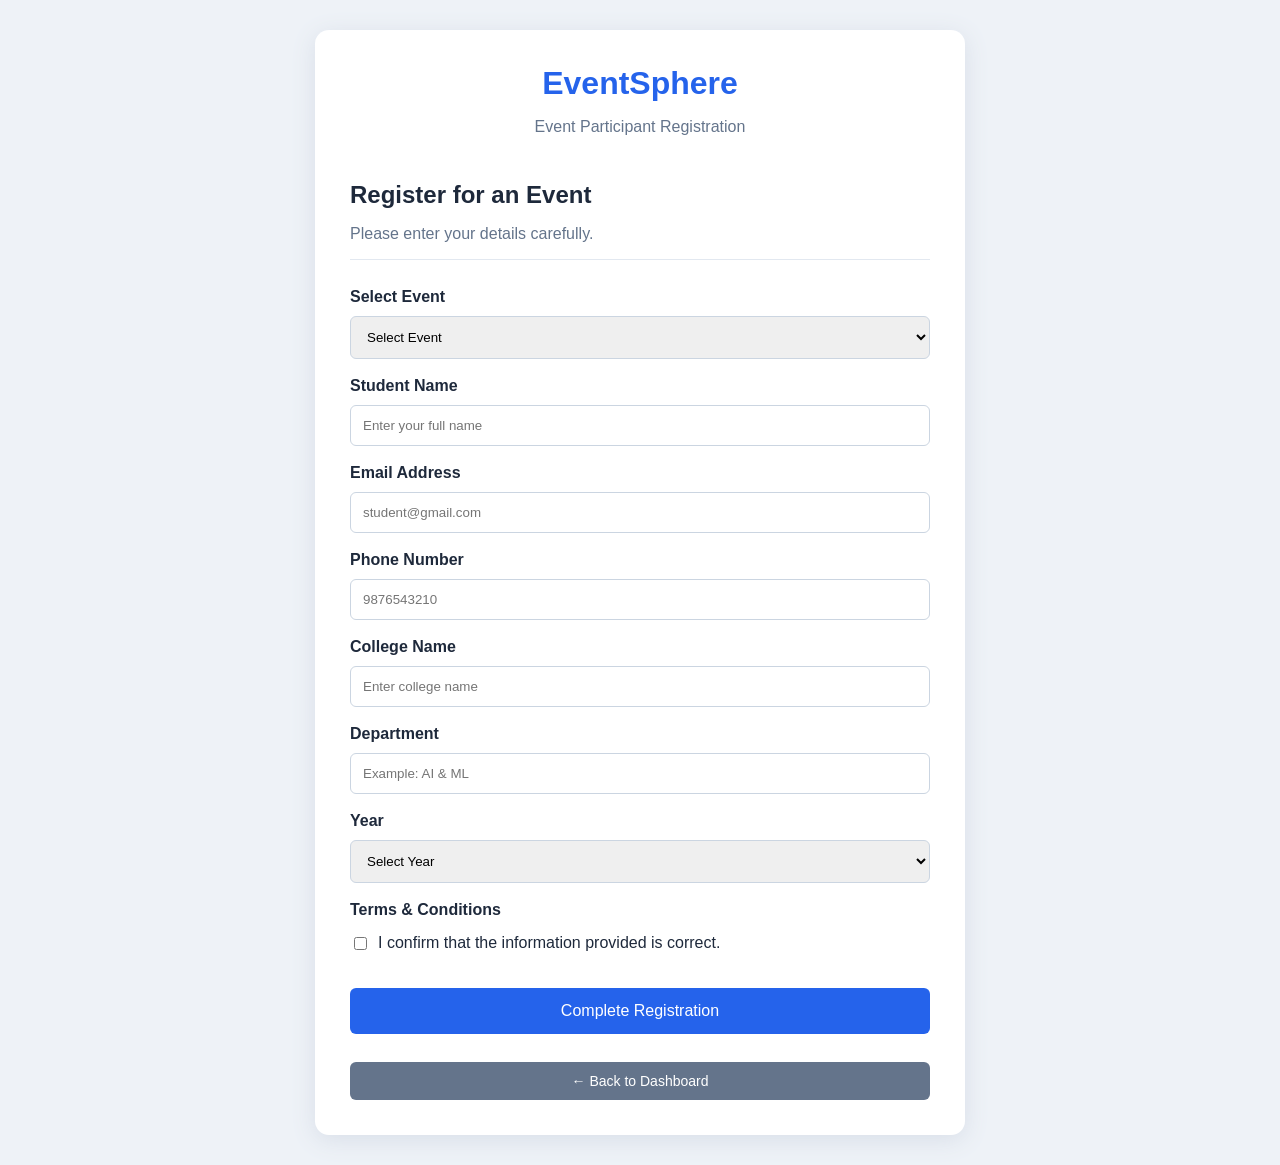
<file: registration.html>
<!DOCTYPE html>
<html>
<head>

    <title>EventSphere - Registration</title>

    <link rel="stylesheet" href="style.css">

</head>

<body class="registration-page">

<div class="register-box">

    <div class="register-header">

        <h1>EventSphere</h1>

        <p>Event Participant Registration</p>

    </div>


    <form id="registrationForm">

        <div class="form-title">

            <h2>Register for an Event</h2>

            <p>
                Please enter your details carefully.
            </p>

        </div>


        <label>Select Event</label>

        <select id="eventId" required>

            <option value="">
                Select an Event
            </option>

        </select>


        <label>Student Name</label>

        <input
            id="studentName"
            placeholder="Enter your full name"
            required>


        <label>Email Address</label>

        <input
            id="email"
            type="email"
            placeholder="student@gmail.com"
            required>


        <label>Phone Number</label>

        <input
            id="phone"
            type="tel"
            maxlength="10"
            placeholder="9876543210"
            required>


        <label>College Name</label>

        <input
            id="college"
            placeholder="Enter college name"
            required>


        <label>Department</label>

        <input
            id="department"
            placeholder="Example: AI & ML"
            required>


        <label>Year</label>

        <select id="year" required>

            <option value="">
                Select Year
            </option>

            <option>1st Year</option>
            <option>2nd Year</option>
            <option>3rd Year</option>
            <option>4th Year</option>

        </select>


        <label>Terms & Conditions</label>

        <div class="terms">

            <input
                type="checkbox"
                id="terms"
                required>

            <span>
                I confirm that the information provided
                is correct.
            </span>

        </div>


        <button class="register-button">
            Complete Registration
        </button>


        <div id="registrationMessage"></div>

    </form>


    <button
        class="back-button"
        onclick="location.href='index.html'">

        ← Back to Dashboard

    </button>

</div>


<script src="registration.js"></script>

</body>
</html>
</file>
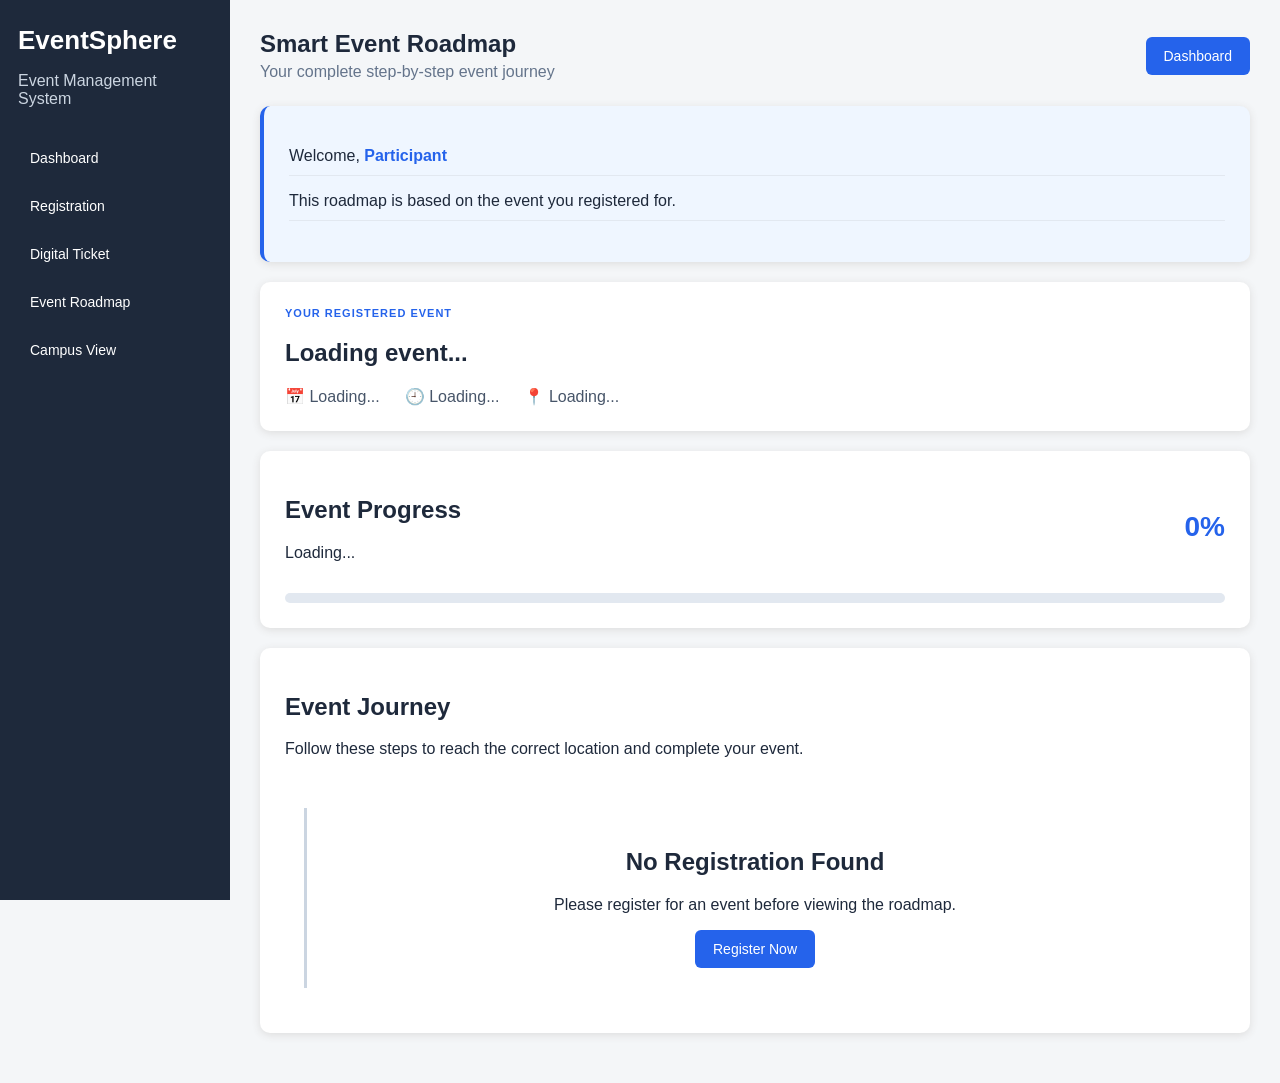
<file: roadmap.html>
<!DOCTYPE html>
<html lang="en">

<head>

    <meta charset="UTF-8">

    <meta name="viewport"
          content="width=device-width, initial-scale=1.0">

    <title>EventSphere - Event Roadmap</title>

    <link rel="stylesheet" href="style.css">

    <style>

        /* ==============================
           MILESTONE 3 - ROADMAP
           ============================== */

        .roadmap-page {
            margin-left: 230px;
            padding: 30px;
            background: #f4f6f8;
            min-height: 100vh;
        }

        .roadmap-header {
            display: flex;
            justify-content: space-between;
            align-items: center;
            margin-bottom: 25px;
        }

        .roadmap-header h2 {
            margin: 0 0 5px;
        }

        .roadmap-header p {
            color: #64748b;
            margin: 0;
        }

        .roadmap-card {
            background: white;
            padding: 25px;
            margin-bottom: 20px;
            border-radius: 10px;
            box-shadow: 0 2px 8px #ddd;
        }

        .event-title {
            color: #2563eb;
            font-size: 11px;
            font-weight: bold;
            letter-spacing: 1px;
        }

        .event-info {
            display: flex;
            gap: 25px;
            flex-wrap: wrap;
            color: #475569;
            margin-top: 15px;
        }

        /* PROGRESS */

        .progress-header {
            display: flex;
            justify-content: space-between;
            align-items: center;
        }

        .progress-number {
            font-size: 28px;
            color: #2563eb;
            font-weight: bold;
        }

        .progress-bar {
            width: 100%;
            height: 10px;
            background: #e2e8f0;
            border-radius: 10px;
            overflow: hidden;
            margin-top: 15px;
        }

        .progress-fill {
            height: 100%;
            width: 0%;
            background: #2563eb;
            transition: width 0.4s;
        }

        /* TIMELINE */

        .timeline {
            margin-top: 30px;
            position: relative;
        }

        .timeline::before {
            content: "";
            position: absolute;
            left: 19px;
            top: 20px;
            bottom: 20px;
            width: 3px;
            background: #cbd5e1;
        }

        .roadmap-step {
            display: flex;
            gap: 20px;
            position: relative;
            margin-bottom: 35px;
        }

        .step-number {
            width: 40px;
            height: 40px;
            min-width: 40px;
            border-radius: 50%;
            background: white;
            border: 3px solid #94a3b8;

            display: flex;
            align-items: center;
            justify-content: center;

            font-weight: bold;
            color: #64748b;

            z-index: 2;
        }

        .roadmap-step.completed .step-number {
            background: #16a34a;
            border-color: #16a34a;
            color: white;
        }

        .roadmap-step.current .step-number {
            background: #2563eb;
            border-color: #2563eb;
            color: white;

            box-shadow: 0 0 0 6px #dbeafe;
        }

        .step-content {
            flex: 1;
        }

        .step-status {
            font-size: 11px;
            font-weight: bold;
            color: #64748b;
        }

        .completed .step-status {
            color: #16a34a;
        }

        .current .step-status {
            color: #2563eb;
        }

        .step-content h3 {
            margin: 5px 0 8px;
            font-size: 20px;
        }

        .step-content p {
            color: #475569;
            line-height: 1.6;
            margin: 0 0 12px;
        }

        .step-details {
            display: flex;
            gap: 25px;
            flex-wrap: wrap;
            color: #475569;
            font-size: 14px;
        }

        .location-btn {
            margin-top: 15px;
            padding: 9px 15px;

            background: #eff6ff;
            color: #2563eb;

            border: 1px solid #bfdbfe;
            border-radius: 6px;

            cursor: pointer;
        }

        .location-btn:hover {
            background: #dbeafe;
        }

        .ticket-info {
            background: #eff6ff;
            border-left: 4px solid #2563eb;
        }

        .ticket-info strong {
            color: #2563eb;
        }

        /* MOBILE */

        @media(max-width:700px) {

            .roadmap-page {
                margin-left: 0;
                padding: 15px;
            }

            .roadmap-header {
                flex-direction: column;
                align-items: flex-start;
                gap: 15px;
            }

            .event-info {
                flex-direction: column;
                gap: 10px;
            }

            .step-details {
                flex-direction: column;
                gap: 8px;
            }

        }

    </style>

</head>


<body>


<!-- SIDEBAR -->

<div class="sidebar">

    <h1>EventSphere</h1>

    <p>Event Management System</p>


    <button onclick="location.href='index.html'">
        Dashboard
    </button>


    <button onclick="location.href='registration.html'">
        Registration
    </button>


    <button onclick="location.href='ticket.html'">
        Digital Ticket
    </button>


    <button onclick="location.href='roadmap.html'">
        Event Roadmap
    </button>
    <button onclick="location.href='campus.html'">
    Campus View
</button>

</div>



<!-- MAIN CONTENT -->

<div class="roadmap-page">


    <!-- HEADER -->

    <div class="roadmap-header">

        <div>

            <h2>Smart Event Roadmap</h2>

            <p>
                Your complete step-by-step event journey
            </p>

        </div>


        <button onclick="location.href='index.html'">
            Dashboard
        </button>

    </div>



    <!-- PARTICIPANT INFORMATION -->

    <div class="roadmap-card ticket-info">

        <p>
            Welcome,
            <strong id="participantName">
                Participant
            </strong>
        </p>

        <p>
            This roadmap is based on the event
            you registered for.
        </p>

    </div>



    <!-- EVENT INFORMATION -->

    <div class="roadmap-card">

        <div class="event-title">
            YOUR REGISTERED EVENT
        </div>


        <h2 id="eventName">
            Loading event...
        </h2>


        <div class="event-info">

            <span id="eventDate">
                📅 Loading...
            </span>


            <span id="eventTime">
                🕘 Loading...
            </span>


            <span id="eventVenue">
                📍 Loading...
            </span>

        </div>

    </div>



    <!-- PROGRESS -->

    <div class="roadmap-card">

        <div class="progress-header">

            <div>

                <h2>Event Progress</h2>

                <p id="progressText">
                    Loading...
                </p>

            </div>


            <div class="progress-number"
                 id="progressPercentage">

                0%

            </div>

        </div>


        <div class="progress-bar">

            <div class="progress-fill"
                 id="progressBar">

            </div>

        </div>

    </div>



    <!-- EVENT JOURNEY -->

    <div class="roadmap-card">

        <h2>Event Journey</h2>

        <p>
            Follow these steps to reach the correct
            location and complete your event.
        </p>


        <div id="roadmapContainer"
             class="timeline">

        </div>

    </div>


</div>



<script src="roadmap.js"></script>


</body>

</html>
</file>
<file: style.css>
*{
    box-sizing:border-box;
    font-family:Arial,sans-serif;
}

body{
    margin:0;
    background:#f4f6f8;
    color:#1e293b;
}


/* SIDEBAR */

.sidebar{
    width:230px;
    height:100vh;
    position:fixed;
    background:#1e293b;
    color:white;
    padding:25px 18px;
    left:0;
    top:0;
}

.sidebar h1{
    margin:0 0 5px;
    font-size:26px;
}

.sidebar p{
    color:#cbd5e1;
    margin-bottom:30px;
}

.sidebar button{
    display:block;
    width:100%;
    padding:12px;
    margin:8px 0;
    background:none;
    color:white;
    border:0;
    border-radius:5px;
    text-align:left;
    cursor:pointer;
    font-size:14px;
}

.sidebar button:hover{
    background:#334155;
}


/* MAIN */

.main{
    margin-left:230px;
    width:calc(100% - 230px);
    padding:30px;
}

.top{
    display:flex;
    justify-content:space-between;
    align-items:center;
    margin-bottom:25px;
}

.top h2{
    margin-bottom:5px;
}

.top p{
    color:#64748b;
}


/* CARDS */

.cards{
    display:grid;
    grid-template-columns:
        repeat(5,1fr);
    gap:18px;
    margin:25px 0;
}

.card{
    background:white;
    padding:20px;
    border-radius:10px;
    box-shadow:0 2px 8px #ddd;
}

.card span{
    color:#64748b;
}

.card b{
    display:block;
    font-size:28px;
    margin-top:10px;
}


/* SECTION */

.section{
    background:white;
    padding:22px;
    margin:20px 0;
    border-radius:10px;
    box-shadow:0 2px 7px #ddd;
}

.section h2{
    margin-top:0;
    color:#1e293b;
}

.section-header{
    display:flex;
    justify-content:space-between;
    align-items:center;
}


/* FORM */

form{
    display:flex;
    gap:12px;
    flex-wrap:wrap;
}

input,
select{
    padding:12px;
    border:1px solid #cbd5e1;
    border-radius:6px;
    flex:1;
    min-width:170px;
    outline:none;
}

input:focus,
select:focus{
    border-color:#2563eb;
}


/* BUTTON */

button{
    padding:11px 18px;
    background:#2563eb;
    color:white;
    border:0;
    border-radius:6px;
    cursor:pointer;
    font-size:14px;
}

button:hover{
    background:#1d4ed8;
}


/* ITEMS */

.item{
    padding:17px;
    margin:10px 0;
    background:#f8fafc;
    border:1px solid #e2e8f0;
    border-radius:7px;
}

.item h3{
    margin-top:0;
}

.item p{
    color:#475569;
    margin:7px 0;
}


/* FILTER */

.filter-row{
    display:flex;
    gap:12px;
    margin-bottom:15px;
}


/* MESSAGE */

.success{
    background:#dcfce7;
    color:#166534;
    padding:12px;
    margin-top:15px;
    border-radius:5px;
}

.error{
    background:#fee2e2;
    color:#991b1b;
    padding:12px;
    margin-top:15px;
    border-radius:5px;
}

.hint{
    color:#64748b;
}


/* REGISTRATION PAGE */

.registration-page{
    min-height:100vh;
    display:flex;
    justify-content:center;
    align-items:center;
    background:#eef2f7;
    padding:30px;
}

.register-box{
    width:100%;
    max-width:650px;
    background:white;
    padding:35px;
    border-radius:14px;
    box-shadow:0 5px 25px #d8dee8;
}

.register-header{
    text-align:center;
    margin-bottom:25px;
}

.register-header h1{
    margin:0;
    color:#2563eb;
    font-size:32px;
}

.register-header p{
    color:#64748b;
}

.register-box form{
    display:flex;
    flex-direction:column;
    gap:10px;
}

.register-box label{
    font-weight:bold;
    margin-top:8px;
}

.register-box input,
.register-box select{
    width:100%;
    min-width:0;
}

.form-title{
    border-bottom:1px solid #e2e8f0;
    margin-bottom:10px;
}

.form-title h2{
    margin-bottom:5px;
}

.form-title p{
    color:#64748b;
}

.terms{
    display:flex;
    align-items:center;
    gap:8px;
    margin:5px 0 15px;
}

.terms input{
    flex:0;
    min-width:auto;
}

.register-button{
    width:100%;
    padding:14px;
    font-size:16px;
    margin-top:10px;
}

.back-button{
    margin-top:18px;
    width:100%;
    background:#64748b;
}


/* TICKET */

.ticket-page{
    min-height:100vh;
    background:#eef2f7;
    display:flex;
    justify-content:center;
    align-items:center;
    padding:30px;
}

.ticket-container{
    width:100%;
    max-width:800px;
}

.ticket{
    background:white;
    border-radius:15px;
    overflow:hidden;
    box-shadow:0 5px 25px #d8dee8;
}

.ticket-top{
    background:#2563eb;
    color:white;
    padding:25px;
    text-align:center;
}

.ticket-top h1{
    margin:0;
}

.ticket-top p{
    margin-bottom:0;
}

.ticket-body{
    display:flex;
    justify-content:space-between;
    gap:30px;
    padding:30px;
}

.ticket-info{
    flex:1;
}

.ticket-info p{
    padding-bottom:10px;
    border-bottom:1px solid #e2e8f0;
}

.ticket-info span{
    display:block;
    color:#64748b;
    font-size:13px;
    margin-bottom:4px;
}

.ticket-info b{
    font-size:16px;
}

.qr-area{
    min-width:190px;
    text-align:center;
    display:flex;
    flex-direction:column;
    align-items:center;
    justify-content:center;
}

#qrcode{
    padding:10px;
    border:1px solid #e2e8f0;
}

.qr-area small{
    color:#64748b;
    margin-top:10px;
}

.ticket-footer{
    border-top:1px dashed #cbd5e1;
    padding:18px;
    text-align:center;
    color:#64748b;
}

.ticket-actions{
    display:flex;
    gap:12px;
    justify-content:center;
    margin-top:20px;
}


/* REPORT */

#report{
    margin-top:15px;
}


/* RESPONSIVE */

@media(max-width:1000px){

    .cards{
        grid-template-columns:
            repeat(2,1fr);
    }

}

@media(max-width:700px){

    .sidebar{
        position:relative;
        width:100%;
        height:auto;
    }

    .main{
        margin-left:0;
        width:100%;
        padding:15px;
    }

    .top{
        flex-direction:column;
        align-items:flex-start;
        gap:15px;
    }

    .cards{
        grid-template-columns:1fr;
    }

    .ticket-body{
        flex-direction:column;
    }

    .filter-row{
        flex-direction:column;
    }

}


/* PRINT */

@media print{

    .ticket-actions{
        display:none;
    }

    body{
        background:white;
    }

    .ticket{
        box-shadow:none;
    }

}
</file>
<file: analytics.css>
/* =========================================================
   EVENTSPHERE - EVENT INSIGHTS
   Analytics / Optimization / Forecasting
   ========================================================= */


/* ================= ANALYTICS DASHBOARD ================= */

.analytics-grid {

    display: grid;

    grid-template-columns:
        repeat(4, minmax(200px, 1fr));

    gap: 20px;

    margin-bottom: 25px;
}


/* ================= KPI CARD ================= */

.analytics-card {

    background: #ffffff;

    border: 1px solid #e2e8f0;

    border-radius: 12px;

    padding: 20px;

    display: flex;

    align-items: center;

    gap: 15px;

    box-shadow:
        0 2px 8px rgba(0, 0, 0, 0.05);

    transition:
        transform 0.2s ease,
        box-shadow 0.2s ease;
}


.analytics-card:hover {

    transform: translateY(-3px);

    box-shadow:
        0 5px 15px rgba(0, 0, 0, 0.08);
}


/* ================= ICON ================= */

.analytics-icon {

    width: 50px;

    height: 50px;

    border-radius: 10px;

    background: #f1f5f9;

    display: flex;

    align-items: center;

    justify-content: center;

    font-size: 24px;

    flex-shrink: 0;
}


/* ================= KPI TEXT ================= */

.analytics-card h3 {

    margin: 0 0 5px 0;

    font-size: 14px;

    color: #64748b;

    font-weight: 600;
}


.analytics-card p {

    margin: 0;

    font-size: 25px;

    font-weight: 700;

    color: #1e293b;
}


/* ================= ANALYTICS SECTION ================= */

.analytics-section {

    background: #ffffff;

    border: 1px solid #e2e8f0;

    border-radius: 12px;

    padding: 25px;

    margin-bottom: 25px;

    box-shadow:
        0 2px 8px rgba(0, 0, 0, 0.04);
}


/* ================= SECTION HEADER ================= */

.section-header {

    display: flex;

    justify-content: space-between;

    align-items: center;

    gap: 20px;

    margin-bottom: 20px;
}


.section-header h2 {

    margin: 0 0 5px 0;

    color: #1e293b;
}


.section-header p {

    margin: 0;

    color: #64748b;

    font-size: 14px;
}


/* ================= SELECT ================= */

.section-header select {

    min-width: 220px;

    padding: 10px 12px;

    border: 1px solid #cbd5e1;

    border-radius: 7px;

    background: #ffffff;

    color: #1e293b;

    font-size: 14px;
}


/* ================= PERFORMANCE ================= */

.performance-summary {

    display: grid;

    grid-template-columns:
        repeat(4, 1fr);

    gap: 15px;

    margin-bottom: 25px;
}


.performance-box {

    background: #f8fafc;

    border: 1px solid #e2e8f0;

    border-radius: 10px;

    padding: 18px;

    text-align: center;
}


.performance-box span {

    display: block;

    color: #64748b;

    font-size: 13px;

    margin-bottom: 8px;
}


.performance-box strong {

    display: block;

    color: #1e293b;

    font-size: 23px;
}


/* ================= CHART CONTAINER ================= */

.chart-container {

    background: #f8fafc;

    border: 1px solid #e2e8f0;

    border-radius: 10px;

    padding: 20px;

    margin-top: 20px;
}


.chart-container h3 {

    margin-top: 0;

    color: #1e293b;
}


/* ================= SIMPLE BAR CHART ================= */

.bar-chart {

    min-height: 240px;

    display: flex;

    align-items: flex-end;

    justify-content: center;

    gap: 70px;

    padding: 30px 20px 15px;

    border-bottom: 1px solid #cbd5e1;
}


.chart-bar-group {

    display: flex;

    align-items: flex-end;

    justify-content: center;

    gap: 12px;

    height: 190px;
}


.chart-bar {

    width: 45px;

    min-height: 5px;

    background: #1e293b;

    border-radius: 5px 5px 0 0;

    position: relative;

    transition:
        height 0.4s ease;
}


.chart-bar.secondary {

    background: #64748b;
}


.chart-bar-label {

    position: absolute;

    bottom: -25px;

    left: 50%;

    transform: translateX(-50%);

    font-size: 12px;

    color: #64748b;

    white-space: nowrap;
}


.chart-bar-value {

    position: absolute;

    top: -22px;

    left: 50%;

    transform: translateX(-50%);

    font-size: 12px;

    font-weight: 600;

    color: #1e293b;
}


/* ================= FINANCE SUMMARY ================= */

.finance-summary {

    display: grid;

    grid-template-columns:
        repeat(4, 1fr);

    gap: 15px;

    margin-bottom: 25px;
}


.finance-box {

    background: #f8fafc;

    border: 1px solid #e2e8f0;

    border-radius: 10px;

    padding: 18px;

    text-align: center;
}


.finance-box span {

    display: block;

    font-size: 13px;

    color: #64748b;

    margin-bottom: 8px;
}


.finance-box strong {

    display: block;

    font-size: 21px;

    color: #1e293b;
}


/* ================= BUDGET CHART ================= */

.budget-chart {

    display: flex;

    flex-direction: column;

    gap: 18px;

    padding: 20px 5px;
}


.budget-row {

    display: grid;

    grid-template-columns: 130px 1fr 80px;

    align-items: center;

    gap: 12px;
}


.budget-row-label {

    font-size: 13px;

    color: #475569;
}


.budget-track {

    height: 20px;

    background: #e2e8f0;

    border-radius: 10px;

    overflow: hidden;
}


.budget-fill {

    height: 100%;

    background: #1e293b;

    border-radius: 10px;

    transition:
        width 0.5s ease;
}


.budget-fill.expense {

    background: #64748b;
}


.budget-row-value {

    font-size: 13px;

    font-weight: 600;

    color: #1e293b;

    text-align: right;
}


/* ================= COMPARISON TABLE ================= */

.comparison-table-wrapper {

    width: 100%;

    overflow-x: auto;

    margin-top: 20px;
}


.comparison-table-wrapper table {

    width: 100%;

    border-collapse: collapse;

    min-width: 750px;
}


.comparison-table-wrapper th {

    background: #f8fafc;

    color: #475569;

    font-size: 13px;

    font-weight: 600;

    text-align: left;

    padding: 13px;

    border-bottom: 1px solid #e2e8f0;
}


.comparison-table-wrapper td {

    padding: 13px;

    border-bottom: 1px solid #e2e8f0;

    color: #334155;

    font-size: 14px;
}


.comparison-table-wrapper tr:hover {

    background: #f8fafc;
}


/* ================= RESOURCE INSIGHTS ================= */

.resource-insights {

    display: grid;

    grid-template-columns:
        repeat(2, 1fr);

    gap: 15px;

    margin-top: 20px;
}


.resource-card {

    border: 1px solid #e2e8f0;

    background: #f8fafc;

    border-radius: 10px;

    padding: 18px;
}


.resource-card h3 {

    margin: 0 0 8px;

    color: #1e293b;

    font-size: 16px;
}


.resource-card p {

    margin: 5px 0;

    color: #64748b;

    font-size: 14px;
}


.resource-progress {

    height: 9px;

    background: #e2e8f0;

    border-radius: 10px;

    overflow: hidden;

    margin-top: 12px;
}


.resource-progress-bar {

    height: 100%;

    background: #1e293b;

    border-radius: 10px;

    transition:
        width 0.5s ease;
}


/* ================= OPTIMIZATION ================= */

.optimization-grid {

    display: grid;

    grid-template-columns:
        repeat(2, 1fr);

    gap: 20px;

    margin-top: 20px;
}


.optimization-card {

    border: 1px solid #e2e8f0;

    border-radius: 10px;

    padding: 20px;

    background: #f8fafc;

    position: relative;
}


.optimization-icon {

    font-size: 26px;

    margin-bottom: 10px;
}


.optimization-card h3 {

    margin: 0 0 8px;

    color: #1e293b;

    font-size: 17px;
}


.optimization-card p {

    margin: 0;

    color: #64748b;

    font-size: 14px;

    line-height: 1.6;
}


/* ================= FORECAST ================= */

.forecast-container {

    display: grid;

    grid-template-columns:
        1fr 1fr 2fr;

    gap: 20px;

    margin-top: 20px;
}


.forecast-value {

    background: #f8fafc;

    border: 1px solid #e2e8f0;

    border-radius: 10px;

    padding: 25px;

    text-align: center;
}


.forecast-value span {

    display: block;

    color: #64748b;

    font-size: 14px;

    margin-bottom: 10px;
}


.forecast-value strong {

    display: block;

    color: #1e293b;

    font-size: 30px;
}


.forecast-message {

    background: #f8fafc;

    border: 1px solid #e2e8f0;

    border-radius: 10px;

    padding: 25px;
}


.forecast-message h3 {

    margin-top: 0;

    color: #1e293b;
}


.forecast-message p {

    color: #64748b;

    line-height: 1.6;
}


/* ================= REPORT ACTIONS ================= */

.report-actions {

    display: flex;

    flex-wrap: wrap;

    gap: 12px;

    margin-top: 20px;
}


.report-actions button {

    border: none;

    padding: 11px 18px;

    border-radius: 7px;

    cursor: pointer;

    background: #1e293b;

    color: #ffffff;

    font-size: 14px;

    transition:
        opacity 0.2s ease;
}


.report-actions button:hover {

    opacity: 0.9;
}


/* ================= MESSAGE ================= */

#analyticsMessage {

    margin-top: 15px;

    padding: 12px;

    border-radius: 7px;

    display: none;
}


/* ================= EMPTY MESSAGE ================= */

.analytics-empty {

    text-align: center;

    padding: 30px;

    color: #64748b;

    background: #f8fafc;

    border-radius: 8px;

    border: 1px dashed #cbd5e1;
}


/* ================= PRINT ================= */

@media print {

    .sidebar {

        display: none !important;
    }


    .main {

        margin-left: 0 !important;

        width: 100% !important;
    }


    .report-actions {

        display: none !important;
    }


    .analytics-section {

        box-shadow: none;

        break-inside: avoid;
    }

}


/* ================= RESPONSIVE ================= */

@media (max-width: 1200px) {

    .analytics-grid {

        grid-template-columns:
            repeat(2, 1fr);
    }


    .performance-summary {

        grid-template-columns:
            repeat(2, 1fr);
    }


    .finance-summary {

        grid-template-columns:
            repeat(2, 1fr);
    }


    .forecast-container {

        grid-template-columns:
            1fr 1fr;
    }


    .forecast-message {

        grid-column:
            1 / -1;
    }

}


@media (max-width: 800px) {

    .analytics-grid {

        grid-template-columns:
            1fr;
    }


    .section-header {

        flex-direction: column;

        align-items: stretch;
    }


    .section-header select {

        width: 100%;
    }


    .performance-summary {

        grid-template-columns:
            1fr;
    }


    .finance-summary {

        grid-template-columns:
            1fr;
    }


    .resource-insights {

        grid-template-columns:
            1fr;
    }


    .optimization-grid {

        grid-template-columns:
            1fr;
    }


    .forecast-container {

        grid-template-columns:
            1fr;
    }


    .forecast-message {

        grid-column: auto;
    }


    .budget-row {

        grid-template-columns:
            100px 1fr 70px;
    }

}


@media (max-width: 600px) {

    .analytics-section {

        padding: 16px;
    }


    .analytics-card {

        padding: 15px;
    }


    .analytics-card p {

        font-size: 21px;
    }


    .chart-container {

        padding: 12px;
    }


    .bar-chart {

        gap: 25px;

        padding-left: 5px;

        padding-right: 5px;
    }


    .chart-bar {

        width: 30px;
    }


    .budget-row {

        grid-template-columns:
            80px 1fr 60px;

        gap: 7px;
    }

}
</file>
<file: milestone3.css>
/* =========================================
   EVENTSPHERE - MILESTONE 3
   Budget, APIs & Automation
   ========================================= */


/* MILESTONE 3 DASHBOARD */

#milestone3 {
    margin-top: 20px;
}


/* BUDGET SUMMARY */

#budgetSummary {
    margin-top: 20px;
    padding: 20px;
    border-radius: 10px;
    background: #f8fafc;
    border: 1px solid #e2e8f0;
}


/* BUDGET INFORMATION */

.budget-grid {
    display: grid;
    grid-template-columns: repeat(4, 1fr);
    gap: 15px;
    margin-top: 15px;
}


.budget-card {
    padding: 18px;
    background: white;
    border-radius: 10px;
    border: 1px solid #e2e8f0;
}


.budget-card span {
    display: block;
    font-size: 14px;
    color: #64748b;
    margin-bottom: 8px;
}


.budget-card strong {
    font-size: 22px;
    color: #1e293b;
}


/* EXPENSE LIST */

.expense-item {
    background: white;
    border: 1px solid #e2e8f0;
    border-radius: 10px;
    padding: 15px;
    margin-bottom: 10px;
}


.expense-item h3 {
    margin: 0 0 8px 0;
}


.expense-item p {
    margin: 5px 0;
    color: #475569;
}


/* SPONSOR LIST */

.sponsor-item {
    background: white;
    border: 1px solid #e2e8f0;
    border-radius: 10px;
    padding: 15px;
    margin-bottom: 10px;
}


.sponsor-item h3 {
    margin: 0 0 8px 0;
}


.sponsor-item p {
    margin: 5px 0;
    color: #475569;
}


/* APPROVAL LIST */

.approval-item {
    background: white;
    border: 1px solid #e2e8f0;
    border-radius: 10px;
    padding: 15px;
    margin-bottom: 10px;
}


.approval-item h3 {
    margin: 0 0 8px 0;
}


.approval-item p {
    margin: 5px 0;
    color: #475569;
}


/* APPROVAL BUTTONS */

.approval-buttons {
    display: flex;
    gap: 10px;
    margin-top: 12px;
}


.approve-btn {
    padding: 8px 14px;
    border: none;
    border-radius: 6px;
    cursor: pointer;
}


.reject-btn {
    padding: 8px 14px;
    border: none;
    border-radius: 6px;
    cursor: pointer;
}


/* NOTIFICATIONS */

.notification-item {
    background: #f8fafc;
    border-left: 4px solid #1e293b;
    padding: 14px;
    margin-bottom: 10px;
    border-radius: 6px;
}


.notification-item h3 {
    margin: 0 0 5px 0;
}


.notification-item p {
    margin: 0;
    color: #475569;
}


/* AUTOMATION */

.automation-grid {
    display: grid;
    grid-template-columns: repeat(2, 1fr);
    gap: 20px;
    margin: 20px 0;
}


.automation-card {
    padding: 20px;
    border-radius: 10px;
    background: #f8fafc;
    border: 1px solid #e2e8f0;
}


.automation-card h3 {
    margin-top: 0;
    margin-bottom: 10px;
    color: #1e293b;
}


.automation-card p {
    margin: 0;
    line-height: 1.6;
    color: #64748b;
}


/* STATUS LABELS */

.status {
    display: inline-block;
    padding: 5px 10px;
    border-radius: 20px;
    font-size: 12px;
    font-weight: bold;
}


.status-pending {
    background: #fef3c7;
    color: #92400e;
}


.status-approved {
    background: #dcfce7;
    color: #166534;
}


.status-rejected {
    background: #fee2e2;
    color: #991b1b;
}


/* SUCCESS MESSAGE */

#m3Message {
    margin-top: 20px;
    padding: 12px;
    border-radius: 8px;
    font-weight: 500;
}


/* API STATUS */

.api-status {
    padding: 12px 15px;
    margin-bottom: 20px;
    border-radius: 8px;
    background: #f8fafc;
    border: 1px solid #e2e8f0;
}


/* API ONLINE */

.api-online {
    border-left: 4px solid #16a34a;
}


/* API OFFLINE */

.api-offline {
    border-left: 4px solid #dc2626;
}


/* PROGRESS BAR */

.progress-container {
    width: 100%;
    height: 12px;
    background: #e2e8f0;
    border-radius: 10px;
    overflow: hidden;
    margin-top: 10px;
}


.progress-bar {
    height: 100%;
    width: 0%;
    border-radius: 10px;
    transition: width 0.3s ease;
}


/* TABLE */

.m3-table {
    width: 100%;
    border-collapse: collapse;
    margin-top: 15px;
}


.m3-table th,
.m3-table td {
    padding: 12px;
    border-bottom: 1px solid #e2e8f0;
    text-align: left;
}


.m3-table th {
    background: #f8fafc;
    font-weight: bold;
}


/* DELETE BUTTON */

.delete-btn {
    padding: 7px 12px;
    border: none;
    border-radius: 6px;
    cursor: pointer;
}


/* EMPTY MESSAGE */

.empty-message {
    padding: 20px;
    text-align: center;
    color: #64748b;
    background: #f8fafc;
    border-radius: 8px;
}


/* RESPONSIVE DESIGN */

@media (max-width: 1000px) {

    .budget-grid {
        grid-template-columns: repeat(2, 1fr);
    }

    .automation-grid {
        grid-template-columns: 1fr;
    }

}


@media (max-width: 700px) {

    .budget-grid {
        grid-template-columns: 1fr;
    }

    .automation-grid {
        grid-template-columns: 1fr;
    }

    .approval-buttons {
        flex-direction: column;
    }

}
/* =========================================
   REST API DOCUMENTATION
   ========================================= */

.api-code {
    background: #1e293b;
    color: white;
    padding: 15px;
    border-radius: 8px;
    font-family: monospace;
    margin-top: 10px;
    overflow-x: auto;
}


.api-endpoint {
    display: flex;
    align-items: center;
    gap: 15px;
    padding: 14px;
    margin: 8px 0;
    background: #f8fafc;
    border: 1px solid #e2e8f0;
    border-radius: 8px;
}


.api-endpoint strong {
    min-width: 70px;
    font-size: 13px;
}


.api-endpoint span {
    font-family: monospace;
    color: #334155;
}


.api-status {
    margin-top: 15px;
}
</file>
